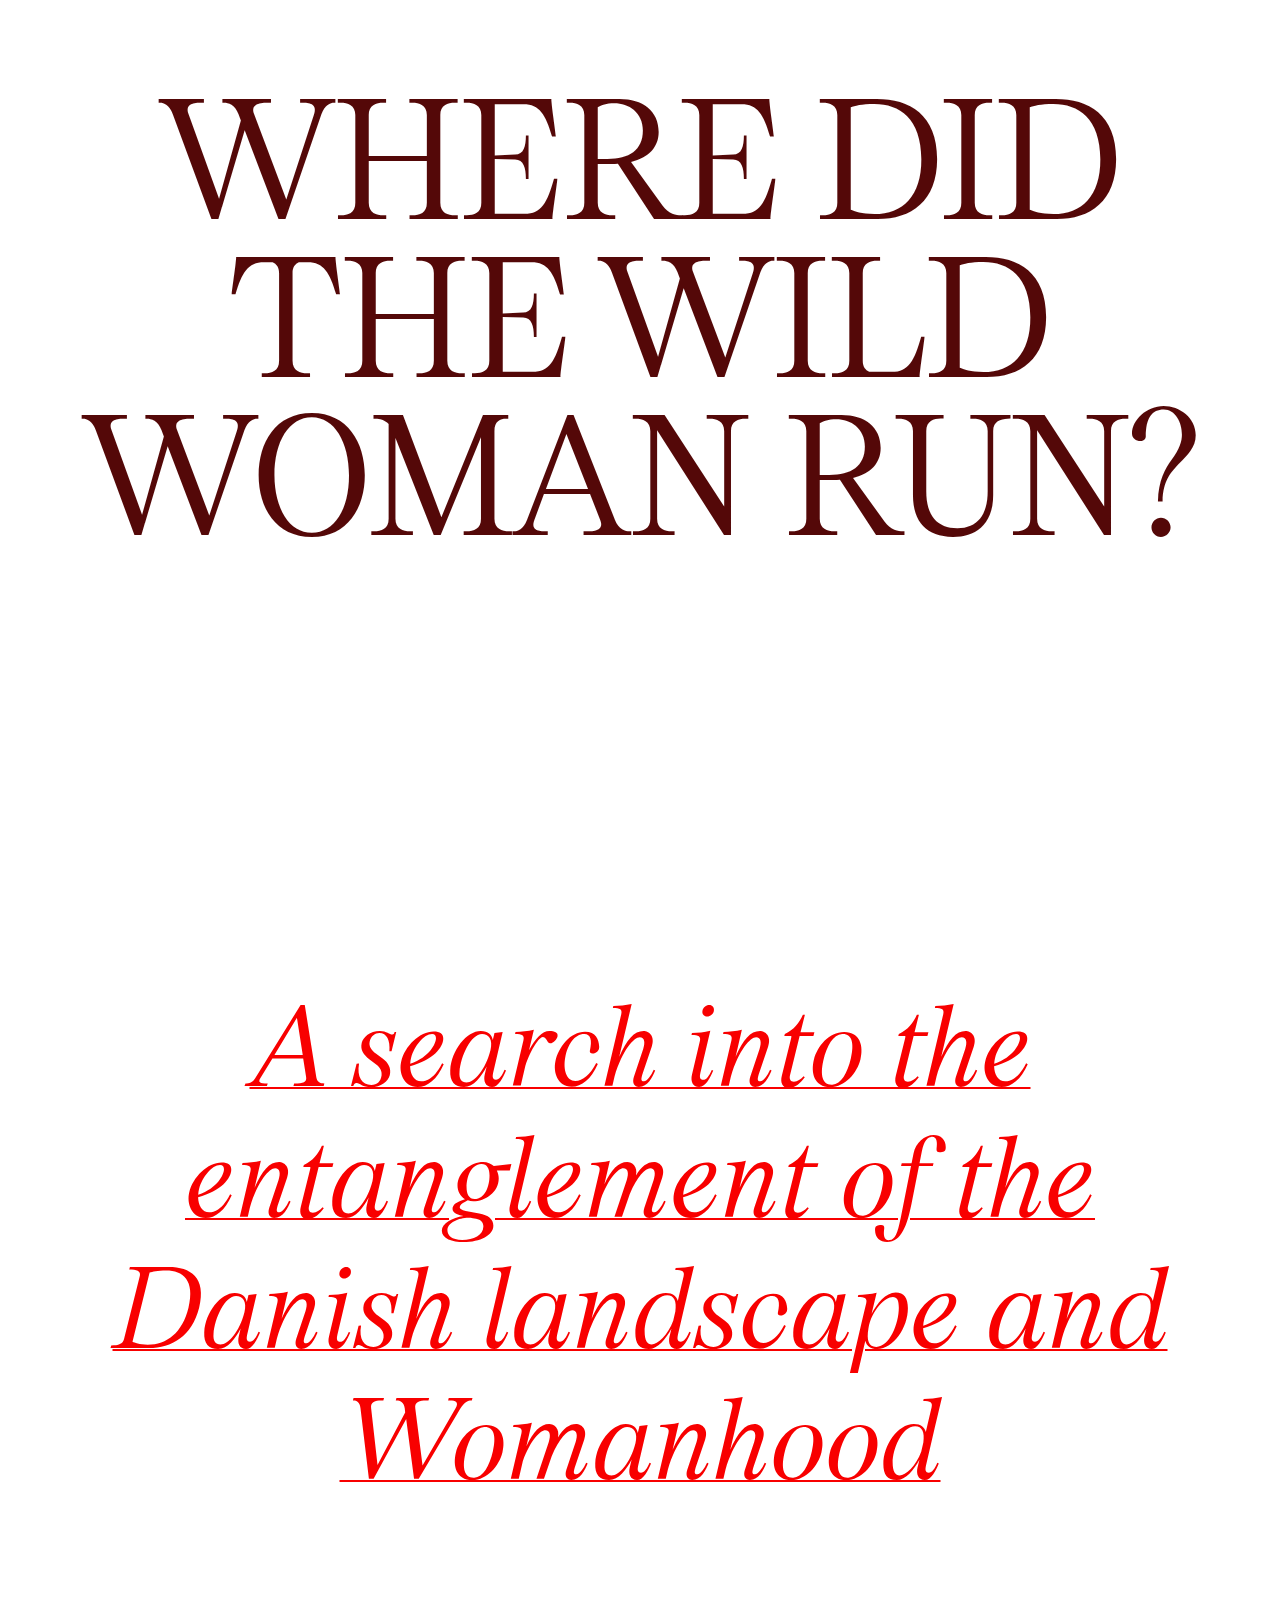
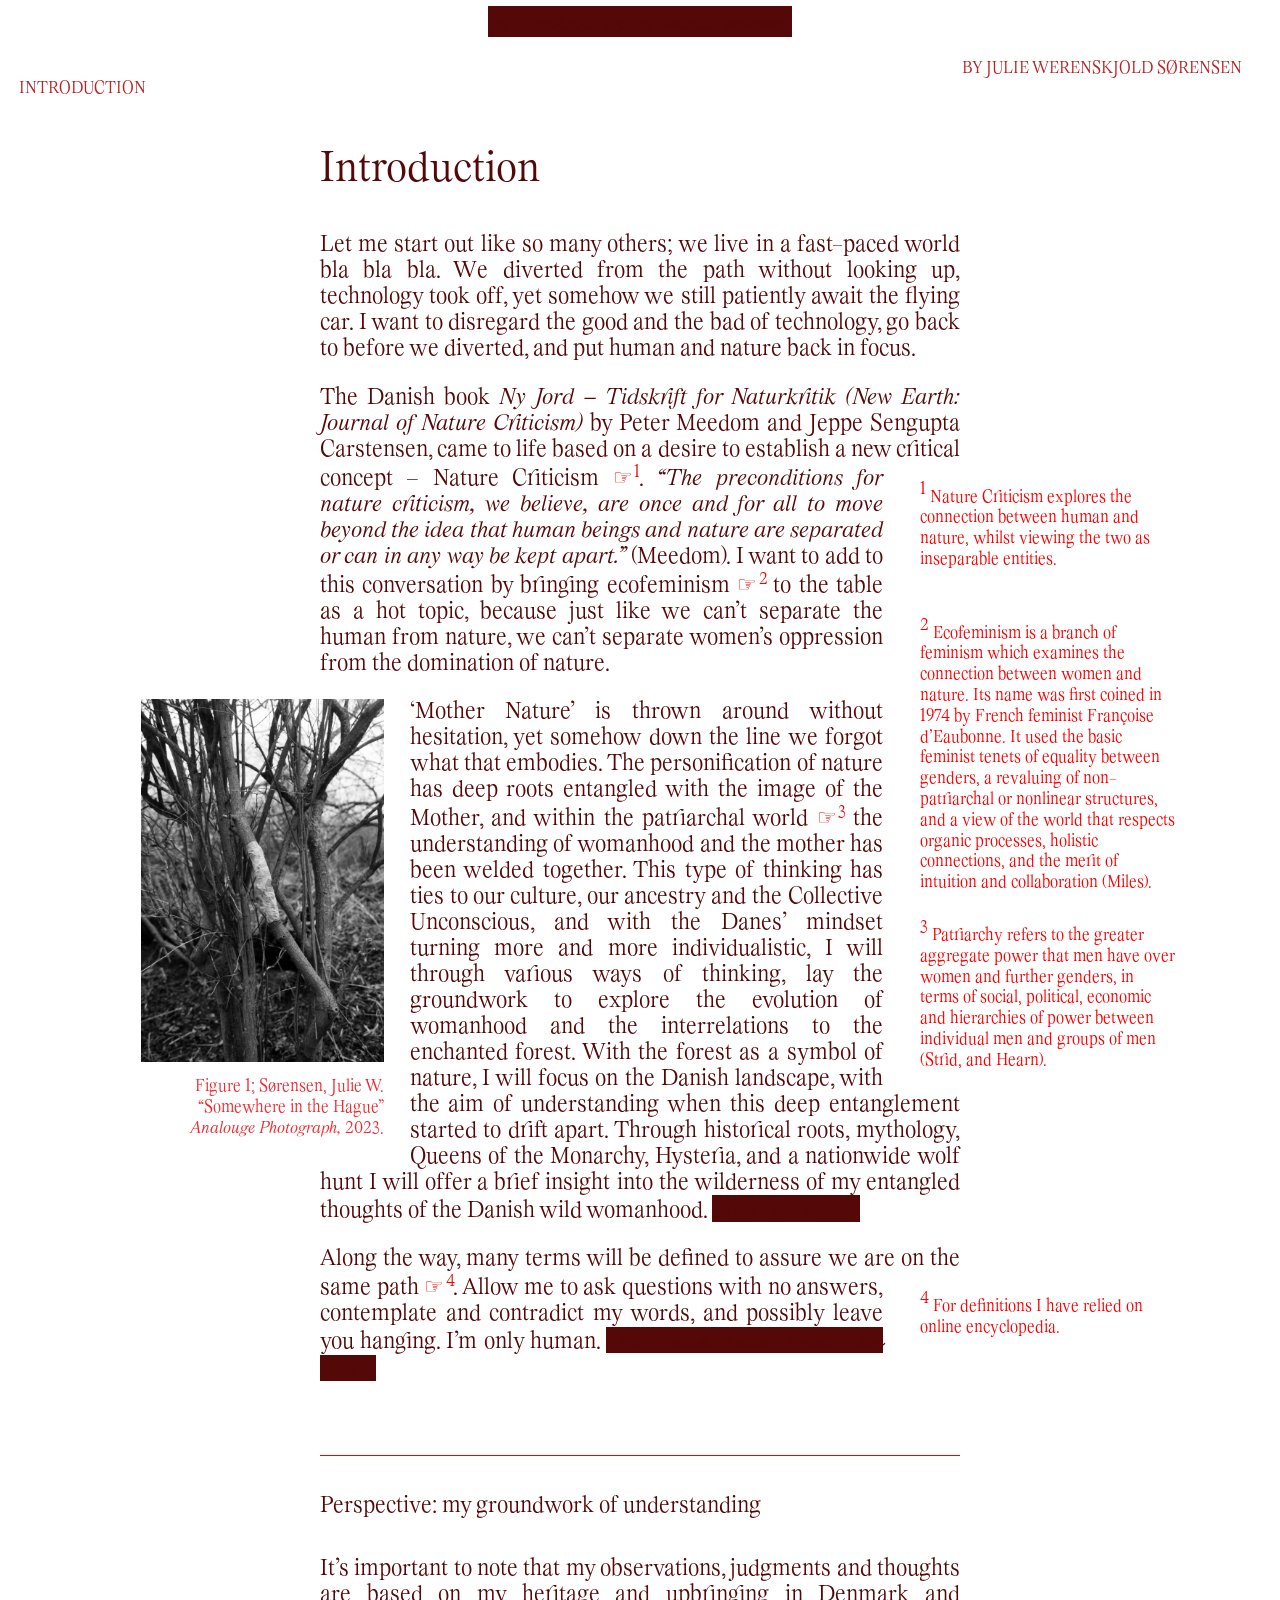
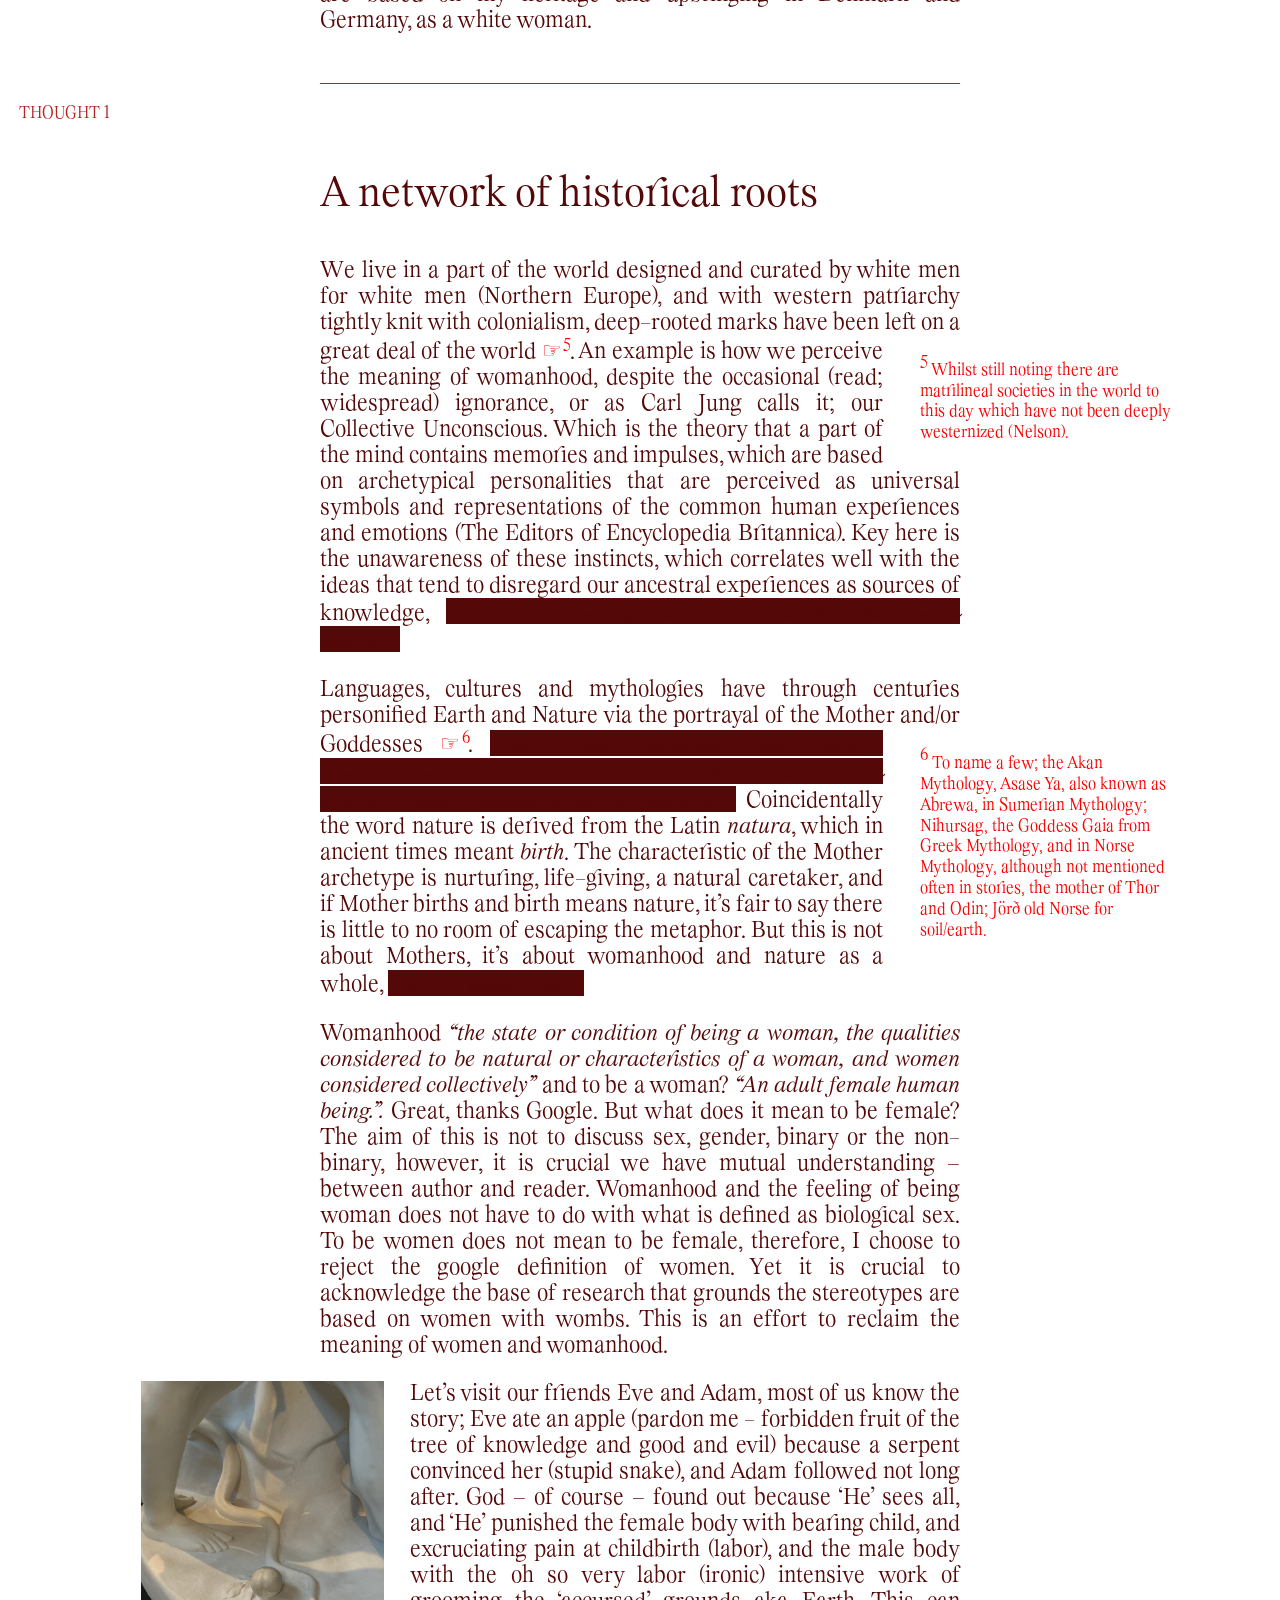
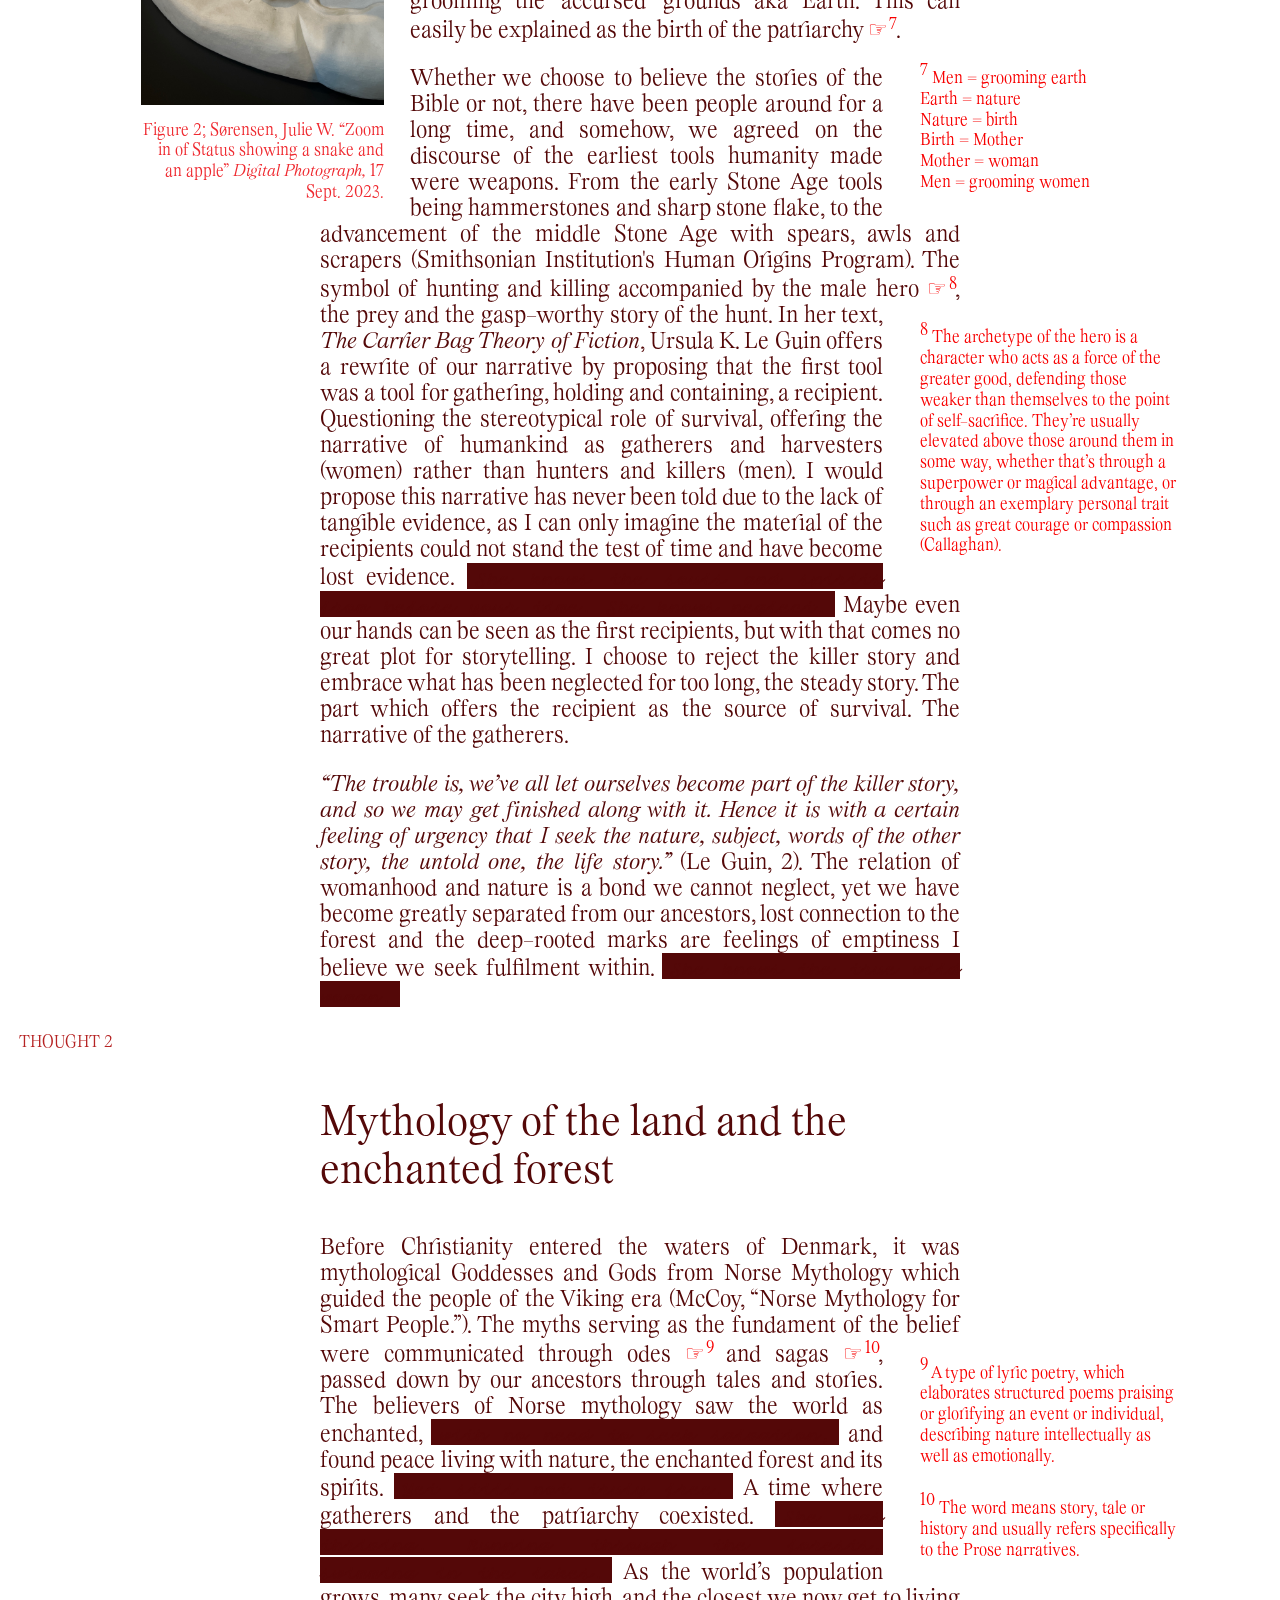
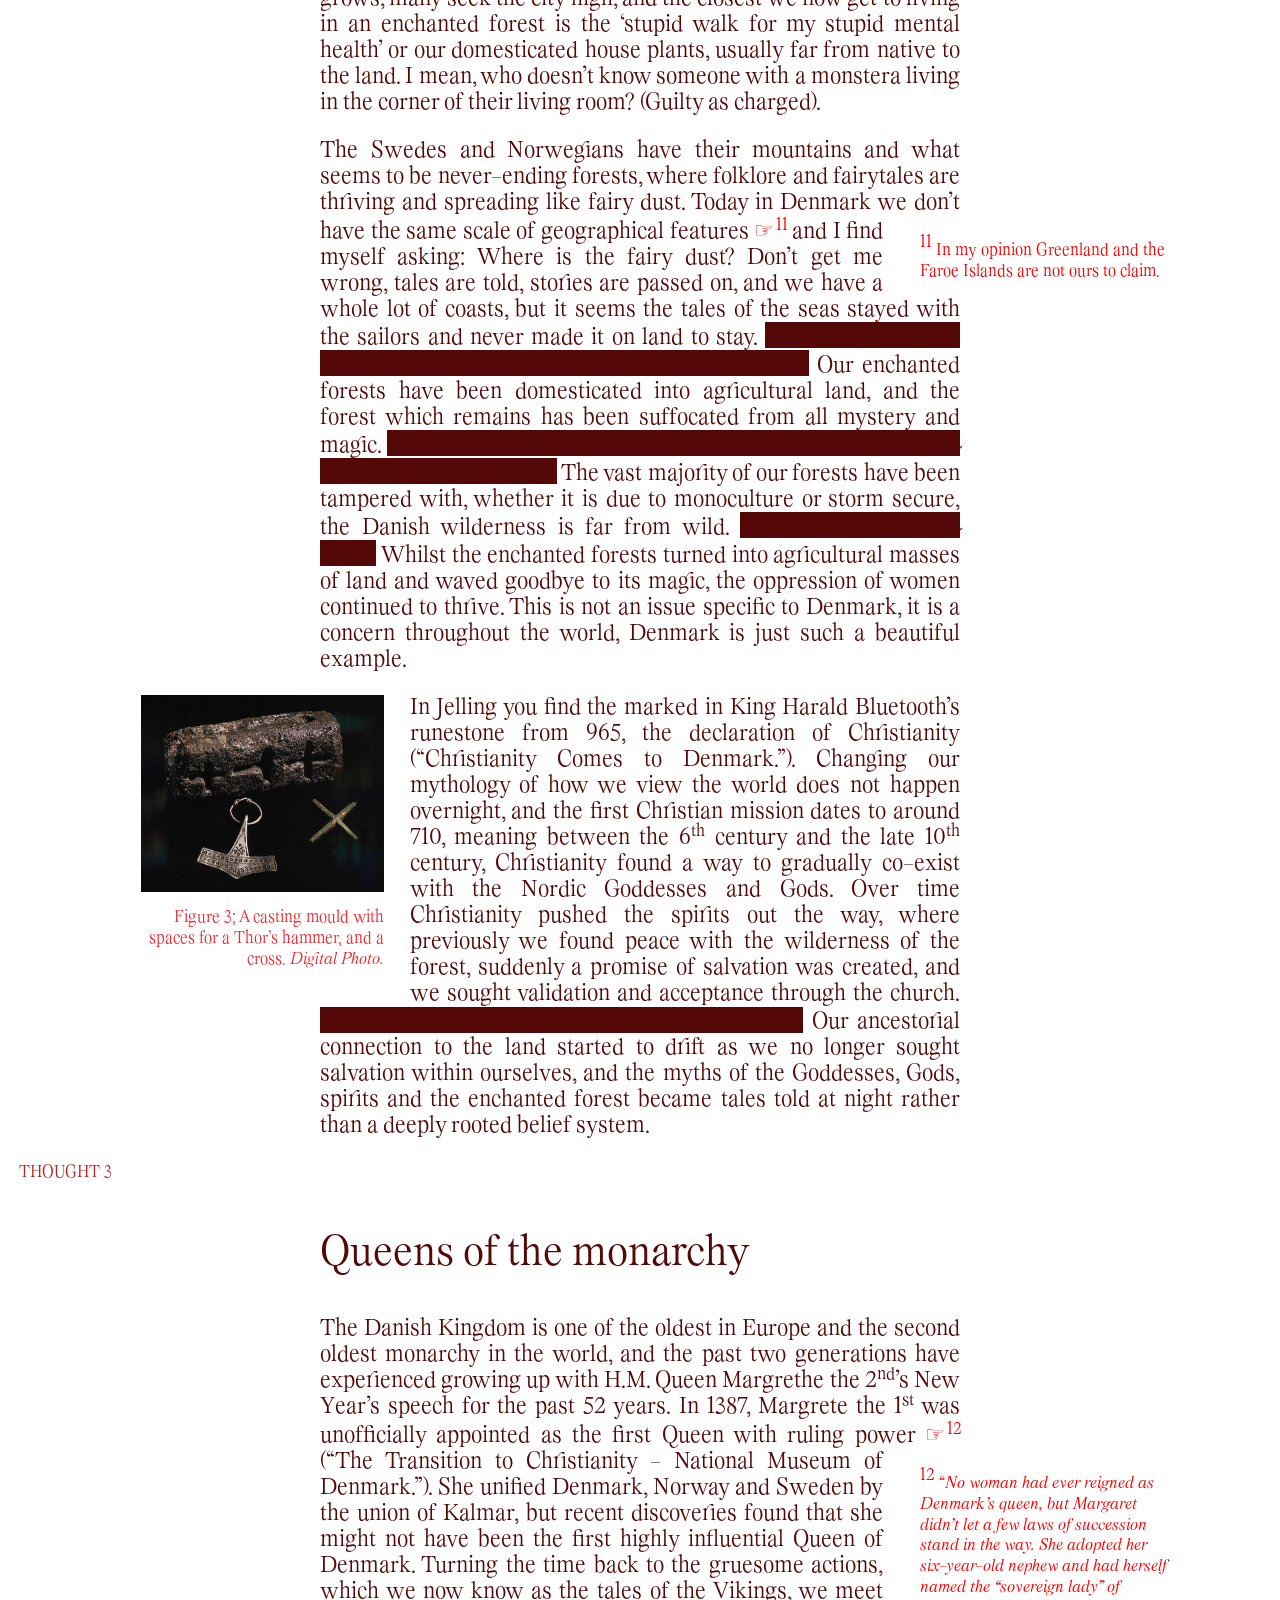
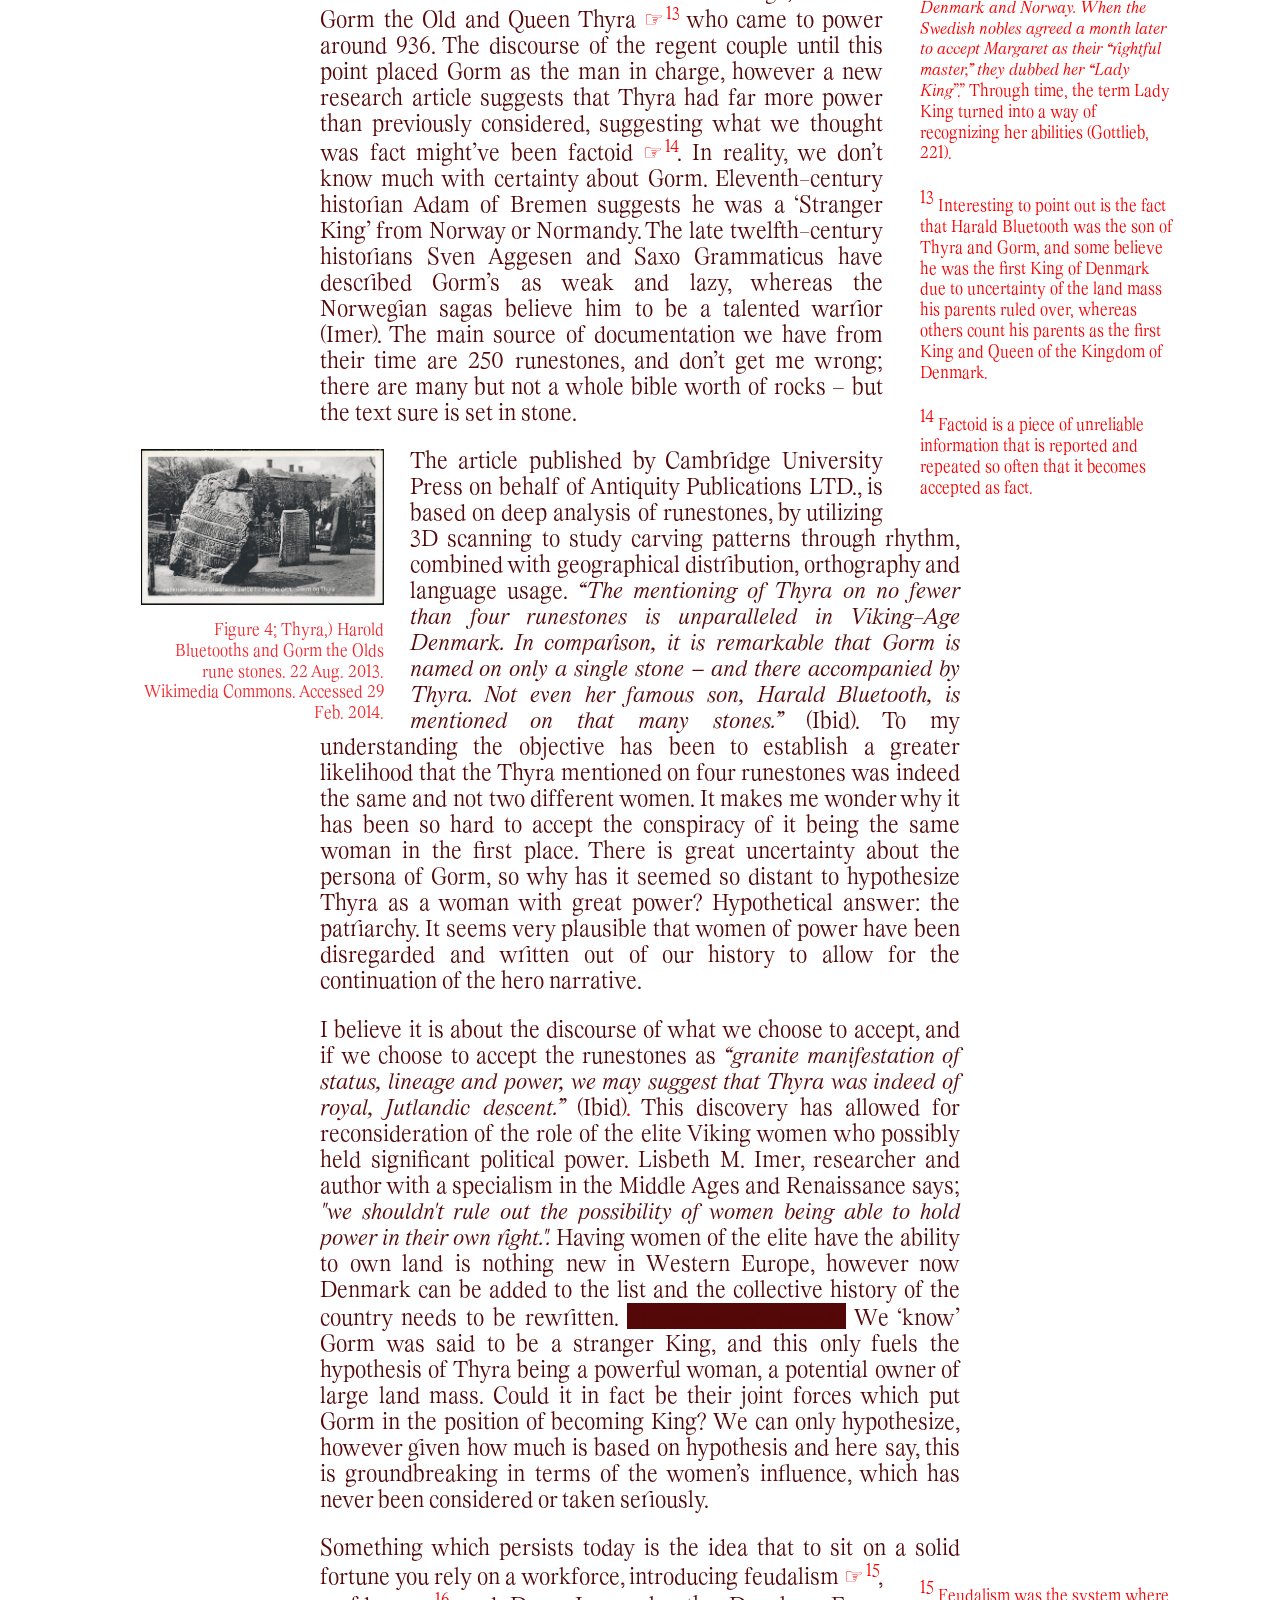
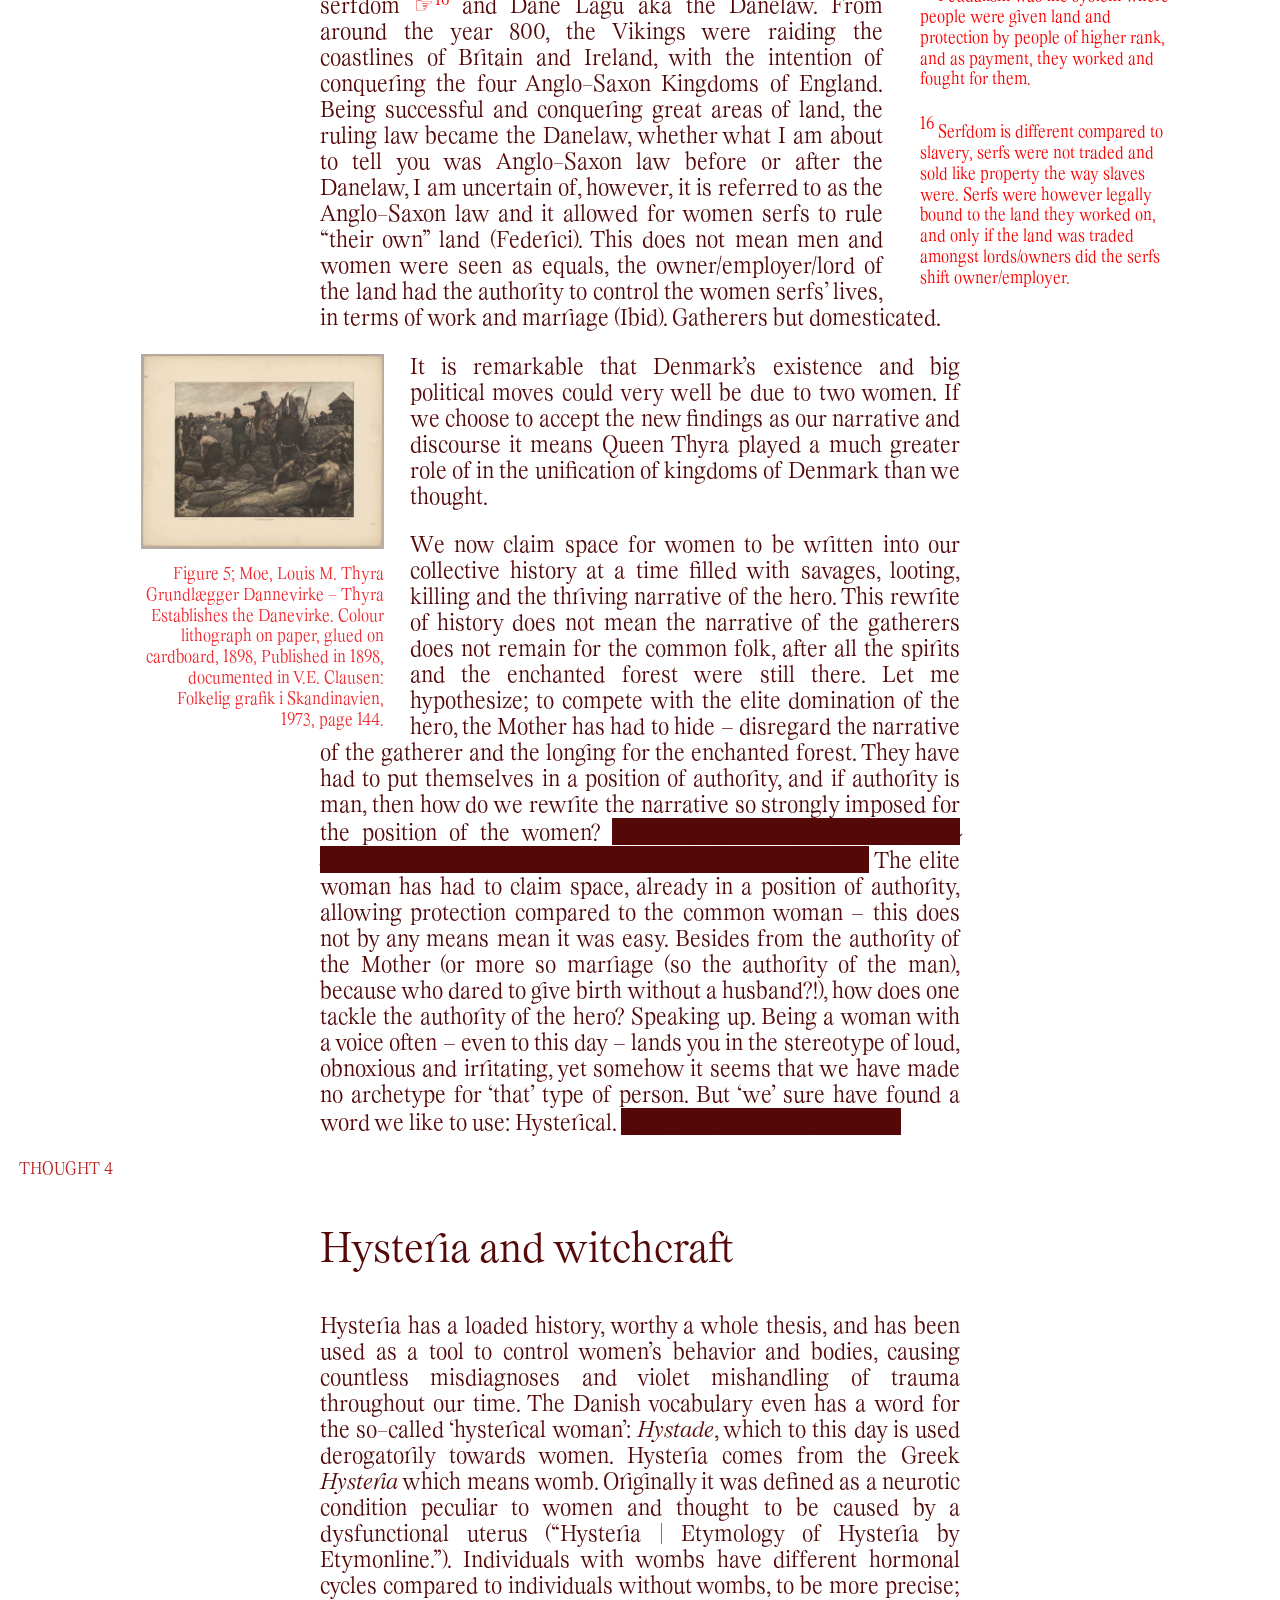
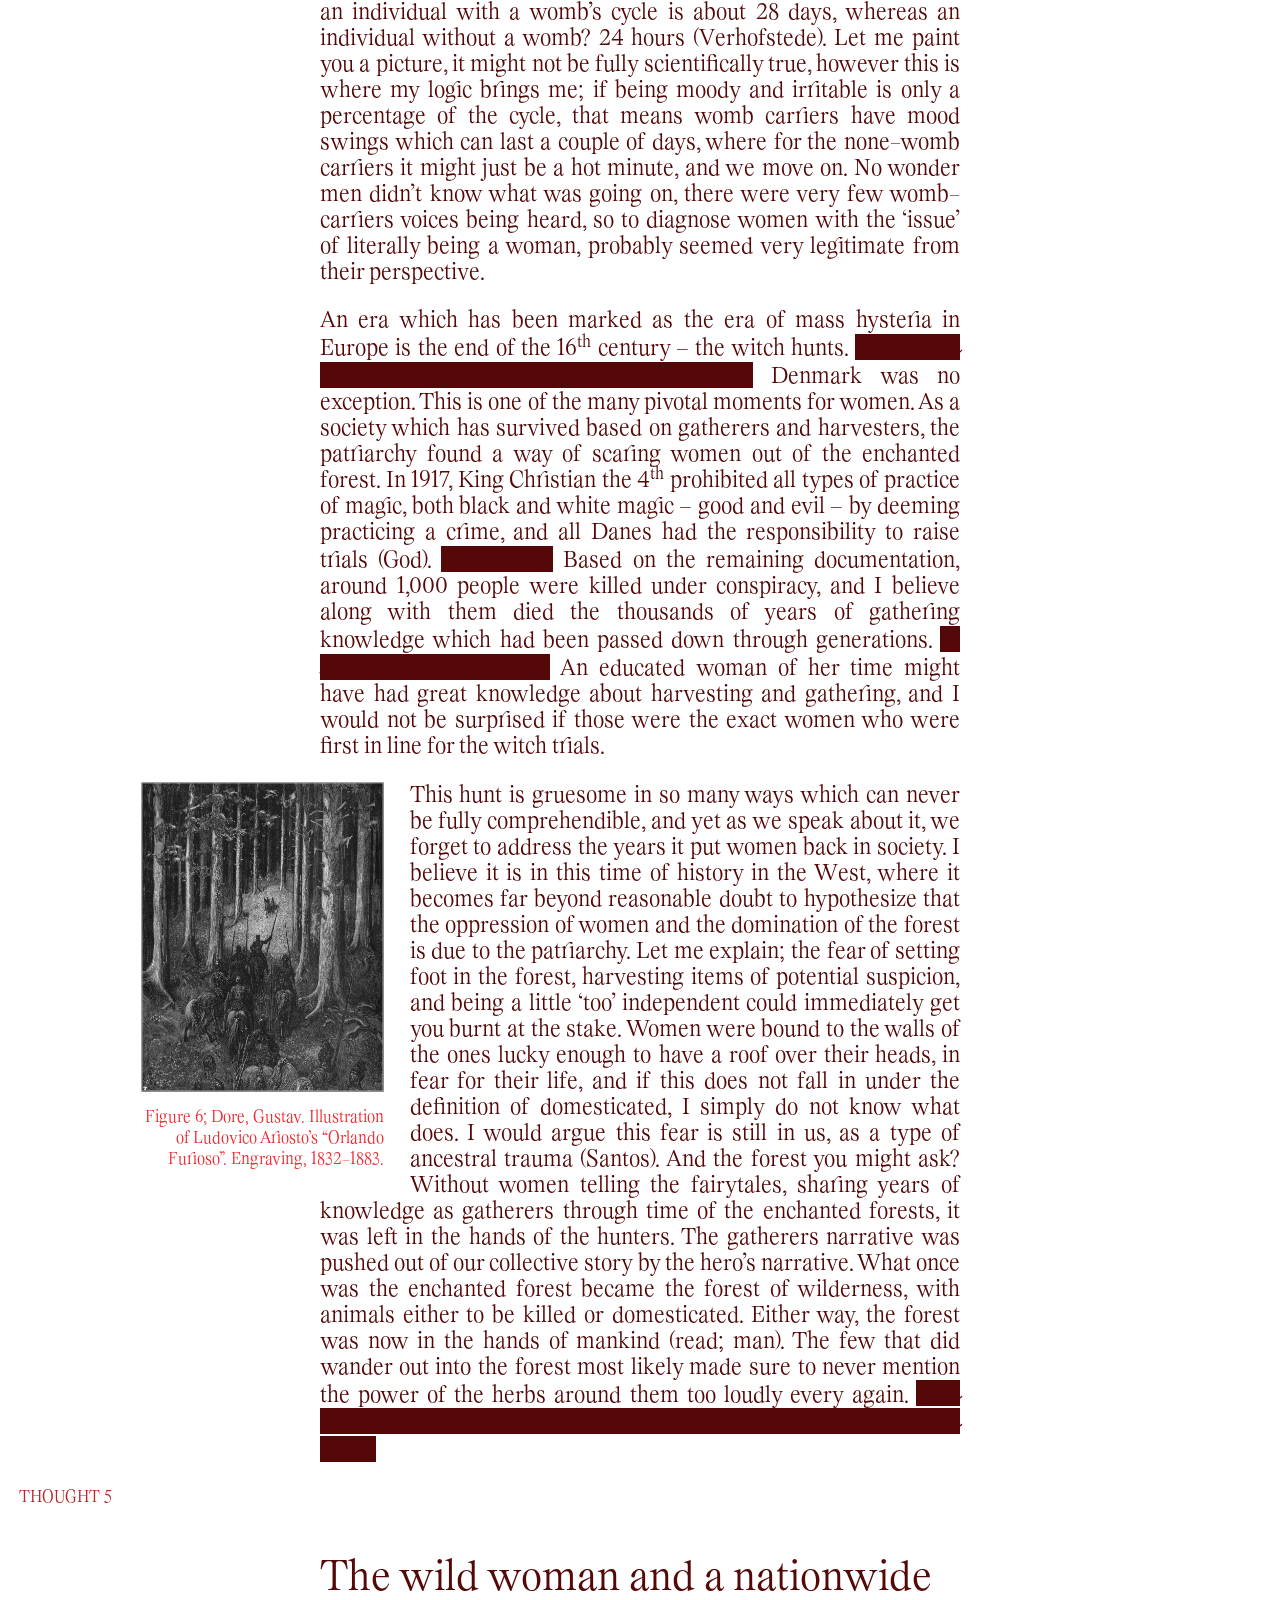
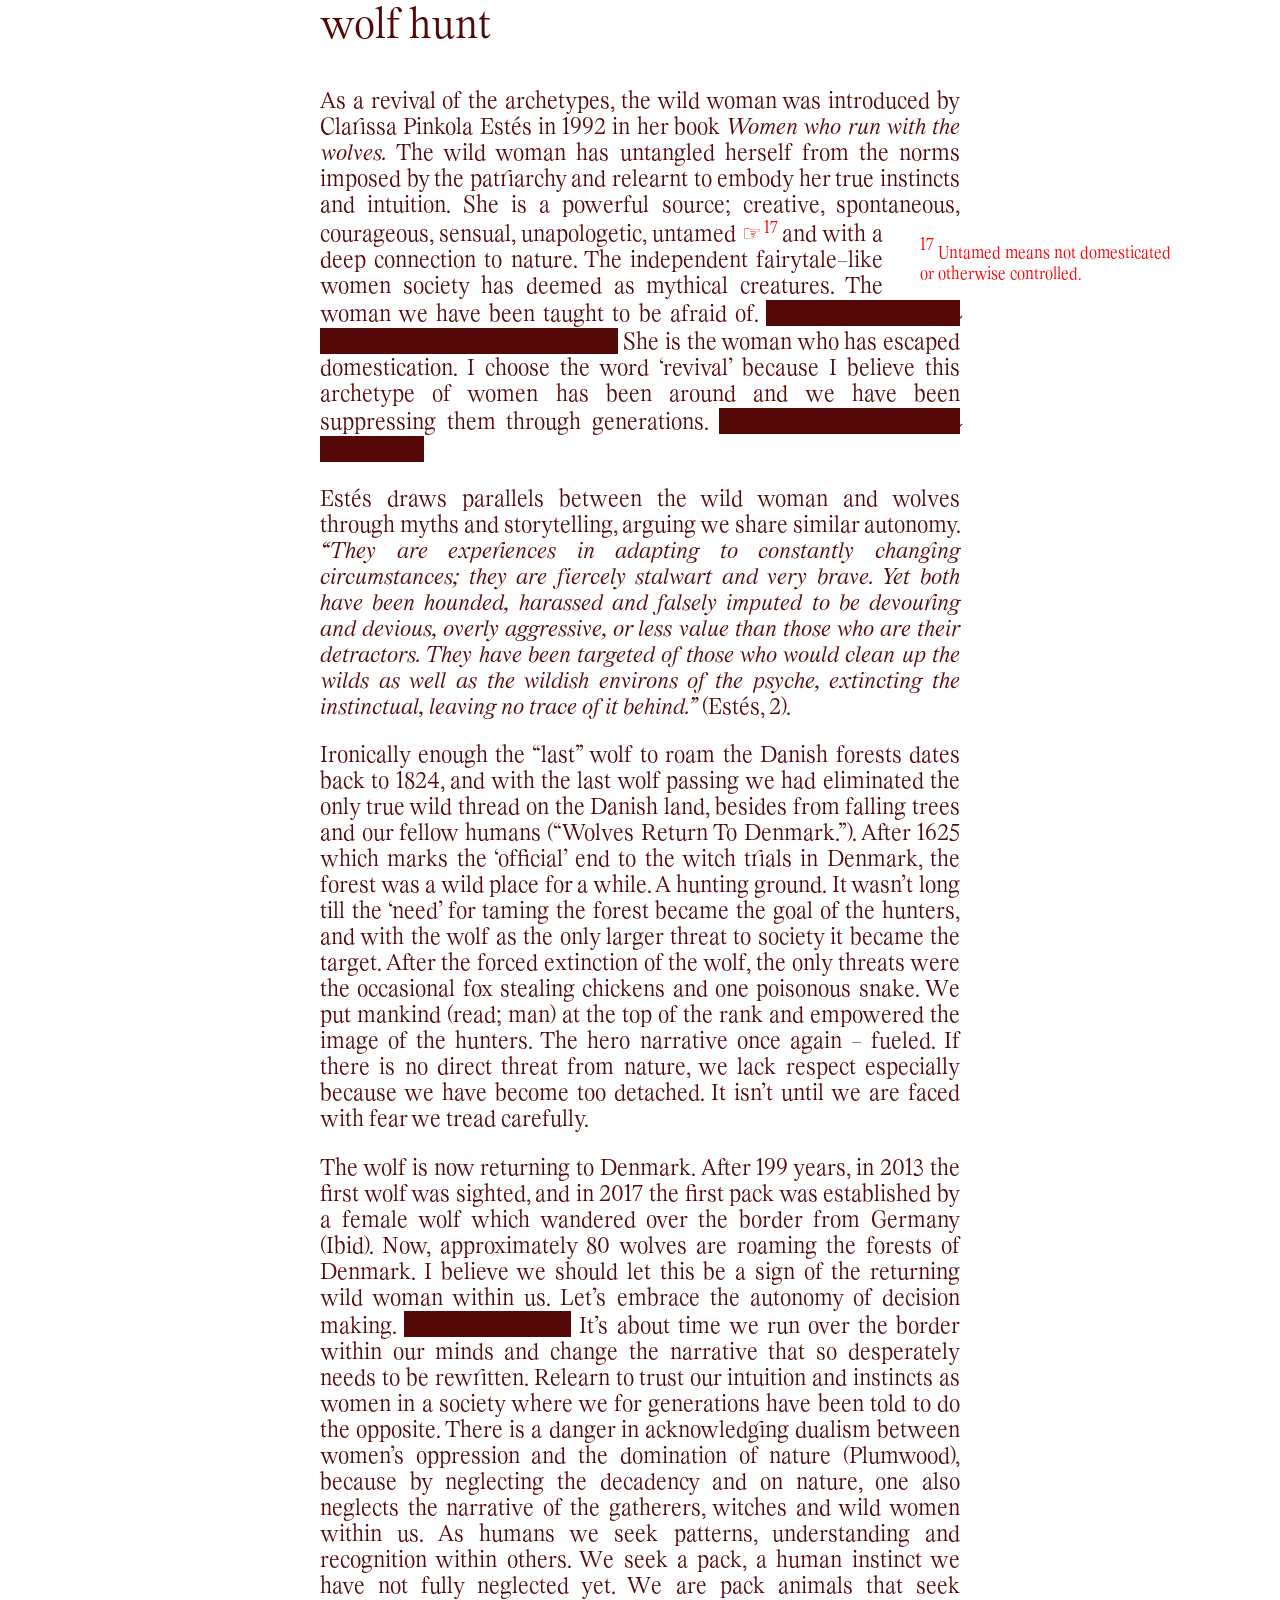
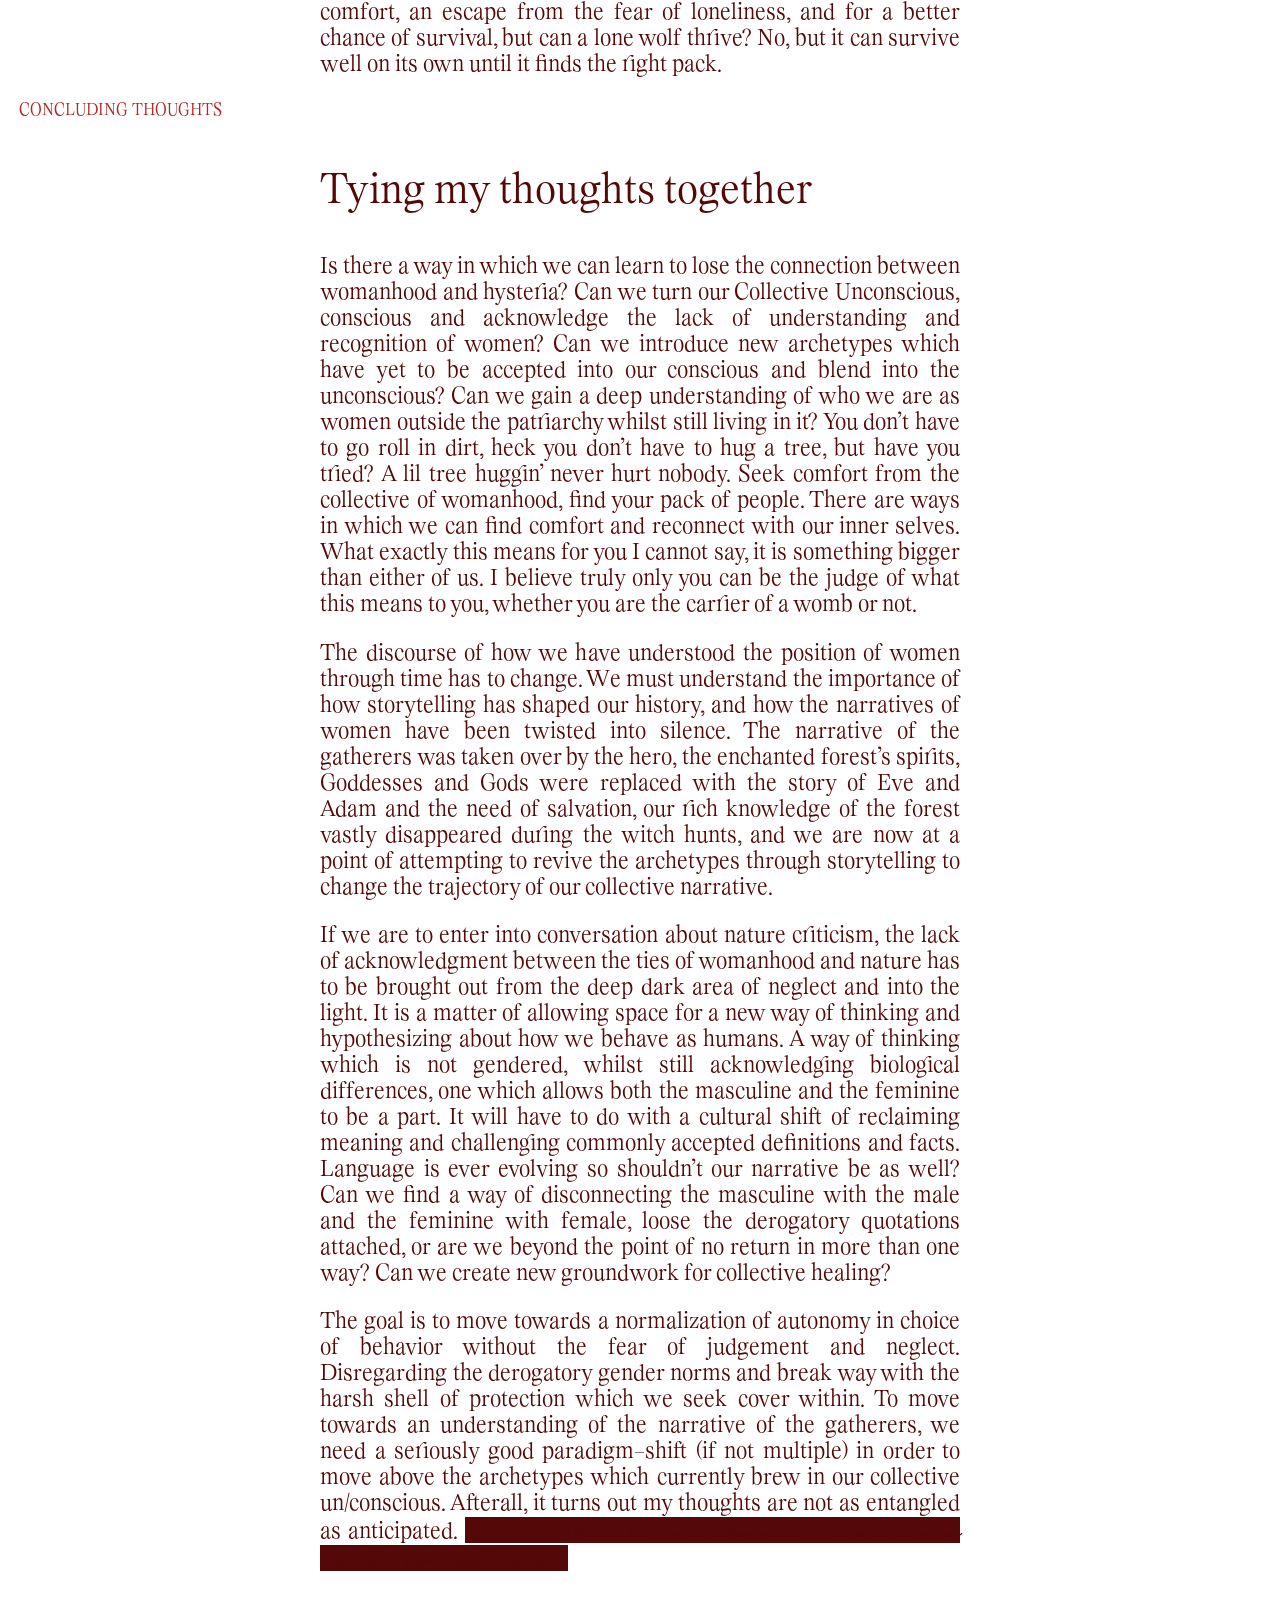
<file: index.html>
<!DOCTYPE html>

<html lang="en">

<head>

	<meta charset="utf-8">
	<meta name="viewport" content="width=device-width,initial-scale=1.0">

	<!-- meta tags, fill them with website meta infos -->
	<meta name="description" content="Description of your web page" />
	<meta name="keywords" content="Keyword 1, Keyword 2, Keyword 3, Keyword 4, Keyword 5 ..." />
	<meta name="author" content="Name of the author/owner of the webpage's content" />

	<!-- copied from the 24_02_05_JWS_THESIS?html file -->
	<meta charset="utf-8" />
	<meta name="generator" content="pandoc" />
	<meta name="viewport" content="width=device-width, initial-scale=1.0, user-scalable=yes" />

	<!-- favicon, fill with a 512x512px .png image named 'favicon.png' -->
	<!-- <link rel="icon" href="assets/images/favicon/favicon.png" /> -->
	<!-- <link rel="icon"
		href="data:image/svg+xml,<svg xmlns=%22http://www.w3.org/2000/svg%22 viewBox=%2210 0 100 100%22><text y=%22.90em%22 font-size=%2290%22>🌱</text></svg>"> -->
	<link rel="apple-touch-icon" sizes="180x180" href="assets/images/favicon/apple-touch-icon.png">
	<link rel="icon" type="image/png" sizes="32x32" href="assets/images/favicon/favicon-32x32.png">
	<link rel="icon" type="image/png" sizes="16x16" href="assets/images/favicon/favicon-16x16.png">
	<link rel="manifest" href="assets/images/favicon/site.webmanifest">

	<!-- website title, visible in the browser window and on link sharing -->
	<title>Where did the wild woman run?</title>

	<!-- links for extensions and dependencies -->

	<!-- css -->
	<!-- first link your CSS dependences, here is normalize, a CSS 'reset' for cross-browser appearence uniformity -->
	<link rel="stylesheet" href="assets/css/normalize.css">
	<!-- you stylesheet -->
	<link rel="stylesheet" href="assets/css/style.css?ver=1.0">
	<!-- the link to tufte.css -->
	<!-- <link rel="stylesheet" href="assets/css/tufte.css" /> -->

	<!-- js -->
	<!-- first link your javascript dependencies, here as an example is Jquery -->
	<script type="text/javascript" src="assets/js/jquery-3.6.0.min.js"></script>
	<!-- your function scripts -->
	<script type="text/javascript" src="assets/js/script.js?ver=1.0"></script>

</head>

<body>

	<!-- webpage content goes here -->
	<section>
		<div class="page-wrapper">

			<header>
				<div class="burger-menu">
					<div class="burger-icon">Index</div>
					<nav class="dropdown">
						<ul>
							<br>
							<li><a href="#chapter-0" class="button"> Introduction </a></li>
							<li><a href="#chapter-1" class="button"> Thought 1 </a></li>
							<li><a href="#chapter-2" class="button"> Thought 2 </a></li>
							<li><a href="#chapter-3" class="button"> Thought 3 </a></li>
							<li><a href="#chapter-4" class="button"> Thought 4 </a></li>
							<li><a href="#chapter-5" class="button"> Thought 5 </a></li>
							<li><a href="#chapter-6" class="button"> Concluding Thoughts </a></li>
							<li><a href="#chapter-7" class="button"> Bibliography </a></li>
						</ul>
					</nav>
				</div>
			</header>

			<div class="main-header">
				<h1>Where did the wild woman run?</h1>
			</div>

			<div class="thesis">

				<h2>A search into the entanglement of the Danish landscape and Womanhood</h2>

				<h4><span>a spirit of a wild woman</span></h4>

				<div id="name"> <a href="https://www.instagram.com/juliewerenskjold/">By Julie Werenskjold Sørensen</a>
				</div>

				<main>

					<div class="chapter-header" id="chp-head-0">
						<a href="#chapter-0">Introduction
							<span class="mobile-only-text">Introduction</span>
						</a>
					</div>

					<h3 class="chapter-head" id="chapter-0"> Introduction</h3>

					<p>Let me start out like so many others; we live in a fast-paced world bla bla bla. We diverted from
						the path without
						looking up, technology took off, yet somehow we still patiently await the flying car. I want to
						disregard the good
						and the bad of technology, go back to before we diverted, and put human and nature back in
						focus.</p>

					<p>The Danish book <em>Ny Jord – Tidskrift for Naturkritik (New Earth: Journal of Nature
							Criticism)</em> by Peter
						Meedom and Jeppe Sengupta Carstensen, came to life based on a desire to establish a new critical
						concept – Nature
						Criticism<span class="sidenote-wrapper"><label for="sn-0" class="margin-toggle sidenote-number">
								&#x261E;</label><input type="checkbox" id="sn-0" class="margin-toggle" /><span
								class="sidenote">Nature Criticism explores the
								connection between human and nature, whilst viewing the two as inseparable entities.
								<br />
							</span></span>. <em>“The preconditions for nature criticism, we believe, are once and for
							all to move beyond the
							idea that human beings and nature are separated or can in any way be kept apart.”</em>
						(Meedom). I want to add to this conversation by bringing
						ecofeminism<span class="sidenote-wrapper"> &#x261E;<label for="sn-1"
								class="margin-toggle sidenote-number"></label><input type="checkbox" id="sn-1"
								class="margin-toggle" /><span class="sidenote">Ecofeminism is a branch of feminism which
								examines the
								connection between women and nature. Its name was first coined in 1974 by French
								feminist Françoise d’Eaubonne.
								It used the basic feminist tenets of equality between genders, a revaluing of
								non-patriarchal or nonlinear
								structures, and a view of the world that respects organic processes, holistic
								connections, and the merit of
								intuition and collaboration (Miles).
								<br />
							</span></span> to the table as a hot topic, because just like we can’t separate the human
						from nature, we can’t
						separate women’s oppression from the domination of nature.</p>

					<span class="caption">
						<img src="assets/images/figure_3.jpg" alt="">
						Figure 1; Sørensen, Julie W. “Somewhere in the Hague” <em>Analouge Photograph,</em> 2023.
					</span>

					<p>‘Mother Nature’ is thrown around without hesitation, yet somehow down the line we forgot what
						that embodies. The
						personification of nature has deep roots entangled with the image of the Mother, and within the
						patriarchal
						world<span class="sidenote-wrapper"><label for="sn-2" class="margin-toggle sidenote-number">
								&#x261E;</label><input type="checkbox" id="sn-2" class="margin-toggle" /><span
								class="sidenote">Patriarchy refers to the greater
								aggregate power that men have over women and further genders, in terms of social,
								political, economic and
								hierarchies of power between individual men and groups of men (Strid, and Hearn).
								<br />
							</span></span> the understanding of womanhood and the mother has been welded together. This
						type of thinking has
						ties to our culture, our ancestry and the Collective Unconscious, and with the Danes’ mindset
						turning more and more
						individualistic, I will through various ways of thinking, lay the groundwork to explore the
						evolution of womanhood
						and the interrelations to the enchanted forest. With the forest as a symbol of nature, I will
						focus on the Danish
						landscape, with the aim of understanding when this deep entanglement started to drift apart.
						Through historical
						roots, mythology, Queens of the Monarchy, Hysteria, and a nationwide wolf hunt I will offer a
						brief insight into the
						wilderness of my entangled thoughts of the Danish wild womanhood. <span class="spirit">Who is she?</span></p>

					<p>Along the way, many terms will be defined to assure we are on the same path<span
							class="sidenote-wrapper"><label for="sn-3" class="margin-toggle sidenote-number">
								&#x261E;</label><input type="checkbox" id="sn-3" class="margin-toggle" /><span
								class="sidenote">For definitions I have relied on online
								encyclopedia.
								<br />
							</span></span>. Allow me to ask questions with no answers, contemplate and contradict my
						words, and possibly leave
						you hanging. I’m only human. <span class="spirit">Let your soul lead the way.</span></p>

					<p><strong><br />
						</strong></p>

					<hr class="lines">
					<h5 id="perspective-my-groundwork-of-understanding">Perspective: my groundwork of understanding
						</h3>

						<p>It’s important to note that my observations, judgments and thoughts are based on my heritage
							and upbringing in
							Denmark and Germany, as a white woman.<br>
							<br>
						</p>
						<hr class="lines">




						<div class="chapter-header" id="chp-head-1">
							<a href="#chapter-1">Thought 1</a>
						</div>
						<h3 class="chapter-head" id="chapter-1">A network of historical roots
							<!-- <span class="mobile-only-text">Thought 1: A network of historical roots</span> -->
						</h3>

						<p>We live in a part of the world designed and curated by white men for white men (Northern
							Europe), and with western
							patriarchy tightly knit with colonialism, deep-rooted marks have been left on a great deal
							of the world<span class="sidenote-wrapper"><label for="sn-4"
									class="margin-toggle sidenote-number"> &#x261E;</label><input type="checkbox"
									id="sn-4" class="margin-toggle" /><span class="sidenote">Whilst still noting there
									are
									matrilineal societies in
									the world to this day which have not been deeply westernized (Nelson).
									<br />
								</span></span>. An example is how we perceive the meaning of womanhood, despite the
							occasional (read; widespread)
							ignorance, or as Carl Jung calls it; our Collective Unconscious. Which is the theory that a
							part of the mind
							contains memories and impulses, which are based on archetypical personalities that are
							perceived as universal
							symbols and representations of the common human experiences and emotions (The Editors of
							Encyclopedia Britannica).
							Key here is the unawareness of these instincts, which correlates well with the ideas that
							tend to disregard our
							ancestral experiences as sources of knowledge, <span class="spirit">a sense of guidance
								through the wild world.</span></p>

						<p>Languages, cultures and mythologies have through centuries personified Earth and Nature via
							the portrayal of the
							Mother and/or Goddesses<span class="sidenote-wrapper"><label for="sn-5"
									class="margin-toggle sidenote-number"> &#x261E;</label><input type="checkbox"
									id="sn-5" class="margin-toggle" /><span class="sidenote">To name a few; the Akan
									Mythology,
									Asase Ya, also known as Abrewa, in Sumerian Mythology;
									Nihursag, the Goddess Gaia from Greek Mythology, and in Norse Mythology, although
									not mentioned often in
									stories, the mother of Thor and Odin; Jörð old Norse for soil/earth.
									<br />
								</span></span>. <span class="spirit">She flows through the trees, dances in the air,
								nurtures the ground and kisses your cheek with a
								breeze.</span> Coincidentally the word nature is derived from the Latin <em>natura</em>,
							which in ancient times meant
							<em>birth</em>. The characteristic of the Mother archetype is nurturing, life-giving, a
							natural caretaker, and if
							Mother births and birth means nature, it’s fair to say there is little to no room of
							escaping the metaphor. But this
							is not about Mothers, it’s about womanhood and nature as a whole, <span class="spirit">it is
								about us.</span>
						</p>

						<p>Womanhood <em>“the state or condition of being a woman, the qualities considered to be
								natural or characteristics
								of a woman, and women considered collectively”</em> and to be a woman? <em>“An adult
								female human being.”.</em>
							Great, thanks Google. But what does it mean to be female? The aim of this is not to discuss
							sex, gender, binary or
							the non-binary, however, it is crucial we have mutual understanding – between author and
							reader. Womanhood and the
							feeling of being woman does not have to do with what is defined as biological sex. To be
							women does not mean to be
							female, therefore, I choose to reject the google definition of women. Yet it is crucial to
							acknowledge the base of
							research that grounds the stereotypes are based on women with wombs. This is an effort to
							reclaim the meaning of
							women and womanhood.</p>


						<span class="caption">
							<img src="assets/images/figure_6.jpg" alt="">
							Figure 2; Sørensen, Julie W. “Zoom in of Status showing a snake and an apple” <em>Digital
								Photograph,</em> 17 Sept. 2023.
						</span>

						<p>Let’s visit our friends Eve and Adam, most of us know the story; Eve ate an apple (pardon me
							- forbidden fruit of
							the tree of knowledge and good and evil) because a serpent convinced her (stupid snake), and
							Adam followed not long
							after. God – of course – found out because ‘He’ sees all, and ‘He’ punished the female body
							with bearing child, and
							excruciating pain at childbirth (labor), and the male body with the oh so very labor
							(ironic) intensive work of
							grooming the ‘accursed’ grounds aka Earth. This can easily be explained as the birth of the
							patriarchy<span class="sidenote-wrapper"><label for="sn-6"
									class="margin-toggle sidenote-number"> &#x261E;</label><input type="checkbox"
									id="sn-6" class="margin-toggle" /><span class="sidenote">Men = grooming earth<br />
									Earth = nature<br />
									Nature = birth<br />
									Birth = Mother<br />
									Mother = woman<br />
									Men = grooming women
								</span></span>.</p>

						<p>Whether we choose to believe the stories of the Bible or not, there have been people around
							for a long time, and
							somehow, we agreed on the discourse of the earliest tools humanity made were weapons. From
							the early Stone Age tools
							being hammerstones and sharp stone flake, to the advancement of the middle Stone Age with
							spears, awls and scrapers
							(Smithsonian Institution's Human Origins Program). The symbol of hunting and killing
							accompanied by the male
							hero<span class="sidenote-wrapper"><label for="sn-7" class="margin-toggle sidenote-number">
									&#x261E;</label><input type="checkbox" id="sn-7" class="margin-toggle" /><span
									class="sidenote">The archetype of the hero is a
									character who acts as a force of the greater good, defending those weaker than
									themselves to the point of
									self-sacrifice. They’re usually elevated above those around them in some way,
									whether that’s through a
									superpower or magical advantage, or through an exemplary personal trait such as
									great courage or compassion
									(Callaghan).
									<br />
								</span></span>, the prey and the gasp-worthy story of the hunt. In her text, <em>The
								Carrier Bag Theory of
								Fiction</em>, Ursula K. Le Guin offers a rewrite of our narrative by proposing that the
							first tool was a tool for
							gathering, holding and containing, a recipient. Questioning the stereotypical role of
							survival, offering the
							narrative of humankind as gatherers and harvesters (women) rather than hunters and killers
							(men). I would propose
							this narrative has never been told due to the lack of tangible evidence, as I can only
							imagine the material of the
							recipients could not stand the test of time and have become lost evidence. <span
								class="spirit">She knows the souls and spirits from
								before your time. She knows neglect.</span> Maybe even our hands can be seen as the
							first recipients, but with that comes
							no great plot for storytelling. I choose to reject the killer story and embrace what has
							been neglected for too
							long, the steady story. The part which offers the recipient as the source of survival. The
							narrative of the
							gatherers.</p>

						<p><em>“The trouble is, we’ve all let ourselves become part of the killer story, and so we may
								get finished along with
								it. Hence it is with a certain feeling of urgency that I seek the nature, subject, words
								of the other story, the
								untold one, the life story.”</em> (Le Guin, 2). The relation of womanhood and nature is
							a bond we cannot neglect,
							yet we have become greatly separated from our ancestors, lost connection to the forest and
							the deep-rooted marks are
							feelings of emptiness I believe we seek fulfilment within. <span class="spirit">She knows
								the true wild woman.</span></p>



						<div class="chapter-header" id="chp-head-2">
							<a href="#chapter-2">Thought 2</a>
						</div>
						<h3 class="chapter-head" id="chapter-2">Mythology of the land and the enchanted
							forest
							<!-- <span class="mobile-only-text">Thought 2: Mythology of the land and the enchanted forest</span> -->
						</h3>

						<p>Before Christianity entered the waters of Denmark, it was mythological Goddesses and Gods
							from Norse Mythology
							which guided the people of the Viking era (McCoy, “Norse Mythology for Smart People.”). The
							myths serving as the
							fundament of the belief were communicated through odes<span class="sidenote-wrapper"><label
									for="sn-8" class="margin-toggle sidenote-number"> &#x261E;</label><input
									type="checkbox" id="sn-8" class="margin-toggle" /><span class="sidenote">A type of
									lyric poetry,
									which elaborates structured poems praising or glorifying an event or
									individual, describing nature intellectually as well as emotionally.
									<br />
								</span></span> and sagas<span class="sidenote-wrapper"><label for="sn-9"
									class="margin-toggle sidenote-number"> &#x261E;</label><input type="checkbox"
									id="sn-9" class="margin-toggle" /><span class="sidenote">The word means story, tale
									or history
									and usually refers specifically to the Prose
									narratives.
									<br />
								</span></span>, passed down by our ancestors through tales and stories. The believers of
							Norse mythology saw the
							world as enchanted, <span class="spirit">with no need to seek salvation,</span> and found
							peace living with nature, the enchanted forest and its
							spirits. <span class="spirit">Yet still not truly free.</span> A time where gatherers and
							the patriarchy coexisted. <span class="spirit">She was thriving. Running
								through the forests, swimming in the lakes.</span> As the world’s population grows, many
							seek the city high, and the
							closest we now get to living in an enchanted forest is the ‘stupid walk for my stupid mental
							health’ or our
							domesticated house plants, usually far from native to the land. I mean, who doesn’t know
							someone with a monstera
							living in the corner of their living room? (Guilty as charged).</p>

						<p>The Swedes and Norwegians have their mountains and what seems to be never-ending forests,
							where folklore and
							fairytales are thriving and spreading like fairy dust. Today in Denmark we don’t have the
							same scale of geographical
							features<span class="sidenote-wrapper"><label for="sn-10"
									class="margin-toggle sidenote-number"> &#x261E;</label><input type="checkbox"
									id="sn-10" class="margin-toggle" /><span class="sidenote">In my opinion Greenland
									and the Faroe
									Islands are not ours to claim.
									<br />
								</span></span> and I find myself asking: Where is the fairy dust? Don’t get me wrong,
							tales are told, stories are
							passed on, and we have a whole lot of coasts, but it seems the tales of the seas stayed with
							the sailors and never
							made it on land to stay. <span class="spirit">She is with us. Might seem long gone but she
								is there.</span> Our enchanted forests have been
							domesticated into agricultural land, and the forest which remains has been suffocated from
							all mystery and magic.
							<span class="spirit">Brewing by the shores, deep in the soil by the roots of the
								trees.</span> The vast majority of our forests have been
							tampered with, whether it is due to monoculture or storm secure, the Danish wilderness is
							far from wild. <span class="spirit">No place
								left to run.</span> Whilst the enchanted forests turned into agricultural masses of land
							and waved goodbye to its magic,
							the oppression of women continued to thrive. This is not an issue specific to Denmark, it is
							a concern throughout
							the world, Denmark is just such a beautiful example.
						</p>

						<span class="caption">
							<a
								href="https://en.natmus.dk/historical-knowledge/denmark/prehistoric-period-until-1050-ad/the-viking-age/religion-magic-death-and-rituals/christianity-comes-to-denmark/">
								<img src="assets/images/figure_7.jpg" alt="">
							</a>
							Figure 3; A casting mould with spaces for a Thor’s hammer, and a cross. <em>Digital
								Photo.</em>
							<br>
							<br>
							</a>
						</span>

						<p>In Jelling you find the marked in King Harald Bluetooth’s runestone from 965, the declaration
							of Christianity
							(“Christianity Comes to Denmark.”). Changing our mythology of how we view the world does not
							happen overnight, and
							the first Christian mission dates to around 710, meaning between the 6<sup>th</sup> century
							and the late
							10<sup>th</sup> century, Christianity found a way to gradually co-exist with the Nordic
							Goddesses and Gods. Over
							time Christianity pushed the spirits out the way, where previously we found peace with the
							wilderness of the forest,
							suddenly a promise of salvation was created, and we sought validation and acceptance through
							the church. <span class="spirit">What
								remained of her was left behind.</span> Our ancestorial connection to the land started
							to drift as we no longer sought
							salvation within ourselves, and the myths of the Goddesses, Gods, spirits and the enchanted
							forest became tales told
							at night rather than a deeply rooted belief system.</p>

						<div class="chapter-header" id="chp-head-3">
							<a href="#chapter-3">Thought 3</a>
						</div>
						<h3 class="chapter-head" id="chapter-3">Queens of the monarchy
							<span class="mobile-only-text">Thought 3: Queens of the monarchy</span>
						</h3>

						<p>The Danish Kingdom is one of the oldest in Europe and the second oldest monarchy in the
							world, and the past two
							generations have experienced growing up with H.M. Queen Margrethe the 2<sup>nd</sup>’s New
							Year’s speech for the
							past 52 years. In 1387, Margrete the 1<sup>st</sup> was unofficially appointed as the first
							Queen with ruling
							power<span class="sidenote-wrapper"><label for="sn-11"
									class="margin-toggle sidenote-number"> &#x261E;</label><input type="checkbox"
									id="sn-11" class="margin-toggle" /><span class="sidenote">“<em>No woman had ever
										reigned as
										Denmark’s queen, but Margaret didn’t let a few laws of succession stand in the
										way. She adopted her
										six-year-old nephew and had herself named the “sovereign lady” of Denmark and
										Norway. When the Swedish nobles
										agreed a month later to accept Margaret as their “rightful master,” they dubbed
										her “Lady King</em>”.” Through
									time, the term Lady King turned into a way of recognizing her abilities (Gottlieb,
									221).
									<br />
								</span></span> (“The Transition to Christianity - National Museum of Denmark.”). She
							unified Denmark, Norway and
							Sweden by the union of Kalmar, but recent discoveries found that she might not have been the
							first highly
							influential Queen of Denmark. Turning the time back to the gruesome actions, which we now
							know as the tales of the
							Vikings, we meet Gorm the Old and Queen Thyra<span class="sidenote-wrapper"><label
									for="sn-12" class="margin-toggle sidenote-number"> &#x261E;</label><input
									type="checkbox" id="sn-12" class="margin-toggle" /><span
									class="sidenote">Interesting to point out
									is the fact that Harald Bluetooth was the son of Thyra and Gorm, and
									some believe he was the first King of Denmark due to uncertainty of the land mass
									his parents ruled over,
									whereas others count his parents as the first King and Queen of the Kingdom of
									Denmark.
									<br />
								</span></span> who came to power around 936. The discourse of the regent couple until
							this point placed Gorm as
							the man in charge, however a new research article suggests that Thyra had far more power
							than previously considered,
							suggesting what we thought was fact might’ve been factoid<span
								class="sidenote-wrapper"><label for="sn-13" class="margin-toggle sidenote-number">
									&#x261E;</label><input type="checkbox" id="sn-13" class="margin-toggle" /><span
									class="sidenote">Factoid is a piece of unreliable
									information that is reported and repeated so often that it
									becomes accepted as fact.
									<br />
								</span></span>. In reality, we don’t know much with certainty about Gorm.
							Eleventh-century historian Adam of
							Bremen suggests he was a ‘Stranger King’ from Norway or Normandy. The late twelfth-century
							historians Sven Aggesen
							and Saxo Grammaticus have described Gorm’s as weak and lazy, whereas the Norwegian sagas
							believe him to be a
							talented warrior (Imer). The main source of documentation we have from their time are 250
							runestones, and don’t get
							me wrong; there are many but not a whole bible worth of rocks – but the text sure is set in
							stone.</p>

						<span class="caption">
							<a
								href="https://commons.wikimedia.org/wiki/File:Harold_Bluetooths_and_Gorm_the_Olds_rune_stones_(9157863685).jpg">
								<img src="assets/images/figure_8.jpg" alt="">
							</a>
							Figure 4; Thyra,) Harold Bluetooths and Gorm the Olds rune stones. 22 Aug. 2013. Wikimedia
							Commons. Accessed 29 Feb. 2014.
						</span>

						<p>The article published by Cambridge University Press on behalf of Antiquity Publications LTD.,
							is based on deep
							analysis of runestones, by utilizing 3D scanning to study carving patterns through rhythm,
							combined with
							geographical distribution, orthography and language usage. <em>“The mentioning of Thyra on
								no fewer than four
								runestones is unparalleled in Viking-Age Denmark. In comparison, it is remarkable that
								Gorm is named on only a
								single stone – and there accompanied by Thyra. Not even her famous son, Harald
								Bluetooth, is mentioned on that
								many stones.”</em> (Ibid). To my understanding the objective has been to establish a
							greater likelihood that the
							Thyra mentioned on four runestones was indeed the same and not two different women. It makes
							me wonder why it has
							been so hard to accept the conspiracy of it being the same woman in the first place. There
							is great uncertainty
							about the persona of Gorm, so why has it seemed so distant to hypothesize Thyra as a woman
							with great power?
							Hypothetical answer: the patriarchy. It seems very plausible that women of power have been
							disregarded and written
							out of our history to allow for the continuation of the hero narrative.</p>

						<p>I believe it is about the discourse of what we choose to accept, and if we choose to accept
							the runestones as
							<em>“granite manifestation of status, lineage and power, we may suggest that Thyra was
								indeed of royal, Jutlandic
								descent.”</em> (Ibid)<span class="smallcaps">.</span> This discovery has allowed for
							reconsideration of the role
							of the elite Viking women who possibly held significant political power. Lisbeth M. Imer,
							researcher and author with
							a specialism in the Middle Ages and Renaissance says; <em>"we shouldn't rule out the
								possibility of women being able
								to hold power in their own right.".</em> Having women of the elite have the ability to
							own land is nothing new in
							Western Europe, however now Denmark can be added to the list and the collective history of
							the country needs to be
							rewritten. <span class="spirit">A speck of hope?</span> We ‘know’ Gorm was said to be a
							stranger King, and this only fuels the hypothesis of
							Thyra being a powerful woman, a potential owner of large land mass. Could it in fact be
							their joint forces which put
							Gorm in the position of becoming King? We can only hypothesize, however given how much is
							based on hypothesis and
							here say, this is groundbreaking in terms of the women’s influence, which has never been
							considered or taken
							seriously.
						</p>

						<p>Something which persists today is the idea that to sit on a solid fortune you rely on a
							workforce, introducing
							feudalism<span class="sidenote-wrapper"><label for="sn-14"
									class="margin-toggle sidenote-number"> &#x261E;</label><input type="checkbox"
									id="sn-14" class="margin-toggle" /><span class="sidenote">Feudalism was the system
									where people
									were given land and protection by people of higher rank, and as payment, they worked
									and fought for them.
									<br />
								</span></span>, serfdom<span class="sidenote-wrapper"><label for="sn-15"
									class="margin-toggle sidenote-number"> &#x261E;</label><input type="checkbox"
									id="sn-15" class="margin-toggle" /><span class="sidenote">Serfdom is different
									compared to
									slavery, serfs were not traded and sold like property the way
									slaves were. Serfs were however legally bound to the land they worked on, and only
									if the land was traded
									amongst lords/owners did the serfs shift owner/employer.
									<br />
								</span></span> and Dane Lagu aka the Danelaw. From around the year 800, the Vikings were
							raiding the coastlines of
							Britain and Ireland, with the intention of conquering the four Anglo-Saxon Kingdoms of
							England. Being successful and
							conquering great areas of land, the ruling law became the Danelaw, whether what I am about
							to tell you was
							Anglo-Saxon law before or after the Danelaw, I am uncertain of, however, it is referred to
							as the Anglo-Saxon law
							and it allowed for women serfs to rule “their own” land (Federici). This does not mean men
							and women were seen as
							equals, the owner/employer/lord of the land had the authority to control the women serfs’
							lives, in terms of work
							and marriage (Ibid). Gatherers but domesticated.</p>

						<span class="caption">
							<a
								href="https://commons.wikimedia.org/wiki/File:Thyra_grundl%C3%A6gger_Dannevirke_-_Louis_Moe_(17013).tif">
								<img src="assets/images/figure_9.jpg" alt="">
							</a>
							Figure 5; Moe, Louis M. Thyra Grundlægger Dannevirke – Thyra Establishes the Danevirke.
							Colour lithograph on paper, glued on cardboard, 1898, Published in 1898, documented in V.E.
							Clausen: Folkelig grafik i Skandinavien, 1973, page
							144.
						</span>

						<p>It is remarkable that Denmark’s existence and big political moves could very well be due to
							two women. If we choose
							to accept the new findings as our narrative and discourse it means Queen Thyra played a much
							greater role of in the
							unification of kingdoms of Denmark than we thought.</p>

						<p>We now claim space for women to be written into our collective history at a time filled with
							savages, looting,
							killing and the thriving narrative of the hero. This rewrite of history does not mean the
							narrative of the gatherers
							does not remain for the common folk, after all the spirits and the enchanted forest were
							still there. Let me
							hypothesize; to compete with the elite domination of the hero, the Mother has had to hide –
							disregard the narrative
							of the gatherer and the longing for the enchanted forest. They have had to put themselves in
							a position of
							authority, and if authority is man, then how do we rewrite the narrative so strongly imposed
							for the position of the
							women? <span class="spirit">She is furious. Furious in silence. By your side but you don’t
								see her.</span> The elite woman has had to claim
							space, already in a position of authority, allowing protection compared to the common woman
							– this does not by any
							means mean it was easy. Besides from the authority of the Mother (or more so marriage (so
							the authority of the man),
							because who dared to give birth without a husband?!), how does one tackle the authority of
							the hero? Speaking up.
							Being a woman with a voice often – even to this day – lands you in the stereotype of loud,
							obnoxious and irritating,
							yet somehow it seems that we have made no archetype for ‘that’ type of person. But ‘we’ sure
							have found a word we
							like to use: Hysterical. <span class="spirit">Let the brewing begin.</span></p>



						<div class="chapter-header" id="chp-head-4">
							<a href="#chapter-4">Thought 4</a>
						</div>
						<h3 class="chapter-head" id="chapter-4">Hysteria and witchcraft
							<span class="mobile-only-text">Thought 4: Hysteria and witchcraft</span>
						</h3>
						<p>Hysteria has a loaded history, worthy a whole thesis, and has been used as a tool to control
							women’s behavior and
							bodies, causing countless misdiagnoses and violet mishandling of trauma throughout our time.
							The Danish vocabulary
							even has a word for the so-called ‘hysterical woman’: <em>Hystade</em>, which to this day is
							used derogatorily
							towards women. Hysteria comes from the Greek <em>Hysteria</em> which means womb. Originally
							it was defined as a
							neurotic condition peculiar to women and thought to be caused by a dysfunctional uterus
							(“Hysteria | Etymology of
							Hysteria by Etymonline.”). Individuals with wombs have different hormonal cycles compared to
							individuals without
							wombs, to be more precise; an individual with a womb’s cycle is about 28 days, whereas an
							individual without a womb?
							24 hours (Verhofstede). Let me paint you a picture, it might not be fully scientifically
							true, however this is where
							my logic brings me; if being moody and irritable is only a percentage of the cycle, that
							means womb carriers have
							mood swings which can last a couple of days, where for the none-womb carriers it might just
							be a hot minute, and we
							move on. No wonder men didn’t know what was going on, there were very few womb-carriers
							voices being heard, so to
							diagnose women with the ‘issue’ of literally being a woman, probably seemed very legitimate
							from their perspective.
						</p>

						<p>An era which has been marked as the era of mass hysteria in Europe is the end of the
							16<sup>th</sup> century – the
							witch hunts. <span class="spirit">The hunt of the few wild-spirited women.</span> Denmark
							was no exception. This is one of the many pivotal
							moments for women. As a society which has survived based on gatherers and harvesters, the
							patriarchy found a way of
							scaring women out of the enchanted forest. In 1917, King Christian the 4<sup>th</sup>
							prohibited all types of
							practice of magic, both black and white magic – good and evil – by deeming practicing a
							crime, and all Danes had the
							responsibility to raise trials (God). <span class="spirit">Silence.</span> Based on the
							remaining documentation, around 1,000 people were killed
							under conspiracy, and I believe along with them died the thousands of years of gathering
							knowledge which had been
							passed down through generations. <span class="spirit">A silent discomfort.</span> An
							educated woman of her time might have had great knowledge
							about harvesting and gathering, and I would not be surprised if those were the exact women
							who were first in line
							for the witch trials.</p>

						<span class="caption">
							<a href="https://commons.wikimedia.org/wiki/File:Orlando_Furioso_60.jpg">
								<img src="assets/images/figure_10.jpg" alt="">
							</a>
							Figure 6; Dore, Gustav. Illustration of Ludovico Ariosto’s “Orlando Furioso”. Engraving,
							1832-1883.
						</span>

						<p>This hunt is gruesome in so many ways which can never be fully comprehendible, and yet as we
							speak about it, we
							forget to address the years it put women back in society. I believe it is in this time of
							history in the West, where
							it becomes far beyond reasonable doubt to hypothesize that the oppression of women and the
							domination of the forest
							is due to the patriarchy. Let me explain; the fear of setting foot in the forest, harvesting
							items of potential
							suspicion, and being a little ‘too’ independent could immediately get you burnt at the
							stake. Women were bound to
							the walls of the ones lucky enough to have a roof over their heads, in fear for their life,
							and if this does not
							fall in under the definition of domesticated, I simply do not know what does. I would argue
							this fear is still in
							us, as a type of ancestral trauma (Santos). And the forest you might ask? Without women
							telling the fairytales,
							sharing years of knowledge as gatherers through time of the enchanted forests, it was left
							in the hands of the
							hunters. The gatherers narrative was pushed out of our collective story by the hero’s
							narrative. What once was the
							enchanted forest became the forest of wilderness, with animals either to be killed or
							domesticated. Either way, the
							forest was now in the hands of mankind (read; man). The few that did wander out into the
							forest most likely made
							sure to never mention the power of the herbs around them too loudly every again. <span
								class="spirit">The last enchanted traces. Kept
								locked in the memories of few.</span></p>



						<div class="chapter-header" id="chp-head-5">
							<a href="#chapter-5">Thought 5
								<span class="mobile-only-text">Thought 5: The wild woman and a nationwide wolf
									hunt</span>
							</a>
						</div>
						<h3 class="chapter-head" id="chapter-5">The wild woman and a nationwide wolf hunt</h3>


						<p>As a revival of the archetypes, the wild woman was introduced by Clarissa Pinkola Estés in
							1992 in her book
							<em>Women who run with the wolves.</em> The wild woman has untangled herself from the norms
							imposed by the
							patriarchy and relearnt to embody her true instincts and intuition. She is a powerful
							source; creative, spontaneous,
							courageous, sensual, unapologetic, untamed<span class="sidenote-wrapper"><label for="sn-16"
									class="margin-toggle sidenote-number"> &#x261E;</label><input type="checkbox"
									id="sn-16" class="margin-toggle" /><span class="sidenote">Untamed means not
									domesticated or
									otherwise controlled.
									<br />
								</span></span> and with a deep connection to nature. The independent fairytale-like
							women society has deemed as
							mythical creatures. The woman we have been taught to be afraid of. <span class="spirit">Be
								careful! She might swallow you whole.</span> She is
							the woman who has escaped domestication. I choose the word ‘revival’ because I believe this
							archetype of women has
							been around and we have been suppressing them through generations. <span class="spirit">Open
								the cage. Let her out.</span>
						</p>

						<p>Estés draws parallels between the wild woman and wolves through myths and storytelling,
							arguing we share similar
							autonomy. <em>“They are experiences in adapting to constantly changing circumstances; they
								are fiercely stalwart and
								very brave. Yet both have been hounded, harassed and falsely imputed to be devouring and
								devious, overly
								aggressive, or less value than those who are their detractors. They have been targeted
								of those who would clean up
								the wilds as well as the wildish environs of the psyche, extincting the instinctual,
								leaving no trace of it
								behind.”</em> (Estés, 2).</p>

						<p>Ironically enough the “last” wolf to roam the Danish forests dates back to 1824, and with the
							last wolf passing we
							had eliminated the only true wild thread on the Danish land, besides from falling trees and
							our fellow humans
							(“Wolves Return To Denmark.”). After 1625 which marks the ‘official’ end to the witch trials
							in Denmark, the forest
							was a wild place for a while. A hunting ground. It wasn’t long till the ‘need’ for taming
							the forest became the goal
							of the hunters, and with the wolf as the only larger threat to society it became the target.
							After the forced
							extinction of the wolf, the only threats were the occasional fox stealing chickens and one
							poisonous snake. We put
							mankind (read; man) at the top of the rank and empowered the image of the hunters. The hero
							narrative once again -
							fueled. If there is no direct threat from nature, we lack respect especially because we have
							become too detached. It
							isn’t until we are faced with fear we tread carefully.</p>

						<p>The wolf is now returning to Denmark. After 199 years, in 2013 the first wolf was sighted,
							and in 2017 the first
							pack was established by a female wolf which wandered over the border from Germany (Ibid).
							Now, approximately 80
							wolves are roaming the forests of Denmark. I believe we should let this be a sign of the
							returning wild woman within
							us. Let’s embrace the autonomy of decision making. <span class="spirit">Dig her out.</span>
							It’s about time we run over the border within our
							minds and change the narrative that so desperately needs to be rewritten. Relearn to trust
							our intuition and
							instincts as women in a society where we for generations have been told to do the opposite.
							There is a danger in
							acknowledging dualism between women’s oppression and the domination of nature (Plumwood),
							because by neglecting the
							decadency and on nature, one also neglects the narrative of the gatherers, witches and wild
							women within us. As
							humans we seek patterns, understanding and recognition within others. We seek a pack, a
							human instinct we have not
							fully neglected yet. We are pack animals that seek comfort, an escape from the fear of
							loneliness, and for a better
							chance of survival, but can a lone wolf thrive? No, but it can survive well on its own until
							it finds the right
							pack.</p>


						<div class="chapter-header" id="chp-head-6">
							<a href="#chapter-6">Concluding thoughts
								<!-- <span class="mobile-only-text">Conclusion</span> -->
							</a>
						</div>
						<h3 class="chapter-head" id="chapter-6">Tying my thoughts together</h3>

						<p>Is there a way in which we can learn to lose the connection between womanhood and hysteria?
							Can we turn our
							Collective Unconscious, conscious and acknowledge the lack of understanding and recognition
							of women? Can we
							introduce new archetypes which have yet to be accepted into our conscious and blend into the
							unconscious? Can we
							gain a deep understanding of who we are as women outside the patriarchy whilst still living
							in it? You don’t have to
							go roll in dirt, heck you don’t have to hug a tree, but have you tried? A lil tree huggin’
							never hurt nobody. Seek
							comfort from the collective of womanhood, find your pack of people. There are ways in which
							we can find comfort and
							reconnect with our inner selves. What exactly this means for you I cannot say, it is
							something bigger than either of
							us. I believe truly only you can be the judge of what this means to you, whether you are the
							carrier of a womb or
							not.</p>

						<p>The discourse of how we have understood the position of women through time has to change. We
							must understand the
							importance of how storytelling has shaped our history, and how the narratives of women have
							been twisted into
							silence. The narrative of the gatherers was taken over by the hero, the enchanted forest’s
							spirits, Goddesses and
							Gods were replaced with the story of Eve and Adam and the need of salvation, our rich
							knowledge of the forest vastly
							disappeared during the witch hunts, and we are now at a point of attempting to revive the
							archetypes through
							storytelling to change the trajectory of our collective narrative.</p>

						<p>If we are to enter into conversation about nature criticism, the lack of acknowledgment
							between the ties of
							womanhood and nature has to be brought out from the deep dark area of neglect and into the
							light. It is a matter of
							allowing space for a new way of thinking and hypothesizing about how we behave as humans. A
							way of thinking which is
							not gendered, whilst still acknowledging biological differences, one which allows both the
							masculine and the
							feminine to be a part. It will have to do with a cultural shift of reclaiming meaning and
							challenging commonly
							accepted definitions and facts. Language is ever evolving so shouldn’t our narrative be as
							well? Can we find a way
							of disconnecting the masculine with the male and the feminine with female, loose the
							derogatory quotations attached,
							or are we beyond the point of no return in more than one way? Can we create new groundwork
							for collective healing?
						</p>

						<p>The goal is to move towards a normalization of autonomy in choice of behavior without the
							fear of judgement and
							neglect. Disregarding the derogatory gender norms and break way with the harsh shell of
							protection which we seek
							cover within. To move towards an understanding of the narrative of the gatherers, we need a
							seriously good
							paradigm-shift (if not multiple) in order to move above the archetypes which currently brew
							in our collective
							un/conscious. Afterall, it turns out my thoughts are not as entangled as anticipated. <span
								class="spirit">Who is she? I don’t know, you
								will have to see for yourself.</span></p>

						<p><strong><br />
							</strong></p>

						<hr class="lines">
						<h5 id="acknowledgements">Acknowledgements</h3>

							<p>I’m grateful for all the people who have supported me through this process of writing,
								questioning, and reflecting.
								Mom, thank you for you. Dad, thank you, and for never losing touch with nature. Thank
								you to the two of you for
								always encouraging my thoughts and questions. Abbie, thank you for making sure my
								thoughts made sense when I was blinded by my
								own words. Dirk Vis, thank you for your guidance, and encouragement. Last
								but not least, thank
								you to my thesis group; Elisa de la Serna Gallego, Jade Akkerman, Stefa(niia) Bodnia and
								Balázs Milánik, your
								feedback through this process has been extremely helpful.<br>
								<br>
							</p>
							<hr class="lines">
							<!-- <p><strong><br />
				</strong></p> -->




							<div class="chapter-header" id="chp-head-7">
								<a href="#chapter-7">Bibliography
									<!-- <span class="mobile-only-text">Bibliography</span> -->
								</a>
							</div>

							<h3 class="chapter-head" id="chapter-7">Bibliography</h3>

							<div class="bibliography-text">

								<p><a href="http://www.scribophile.com/academy/what-is-the-hero-archetype">Callaghan,
										Fija. “What Is the Hero Archetype? Definition and Examples.”
										<em>Scribophile</em>, www.scribophile.com/academy/what-is-the-hero-archetype.
										Accessed 13 Jan. 2024.</a></p>

								<p><a
										href="http://en.natmus.dk/historical-knowledge/denmark/prehistoric-period-until-1050-ad/the-viking-age/religion-magic-death-and-rituals/christianity-comes-to-denmark/"></a>“Christianity
									Comes to Denmark.” <em>National Museum of Denmark</em>,
									en.natmus.dk/historical-knowledge/denmark/prehistoric-period-until-1050-ad/the-viking-age/religion-magic-death-and-rituals/christianity-comes-to-denmark/
									Accessed 13 Jan. 2024.</a></p>

								<p><a href="https://literarydevices.net/earth-mother-archetype/?utm_content=cmp-true">“Earth
										Mother Archetype with Examples - Literary Devices.” <em>Literary Devices</em>, 2
										Aug. 2022,
										literarydevices.net/earth-mother-archetype/?utm_content=cmp-true. Accessed 22
										Jan. 2024.</a></p>

								<p>Estés, Clarissa Pinkola. <em>Women Who Run with the Wolves: Contacting the Power of
										the Wild Woman.</em> Rider,
									2008.</p>


								<p>Federici, Silvia. <em>Caliban and the Witch: Women, the Body and Primitive
										Accumulation</em>. Autonomedia, 2004.</p>

								<p><a
										href="https://scanmagazine.co.uk/hex-the-gruesome-yet-fascinating-history-of-witch-hunts-in-denmark-and-europe/">God,
										Vikash. “HEX!: The Gruesome yet Fascinating History of Witch Hunts in Denmark.”
										<em>Scan Magazine</em>, 5 Nov.
										2021,
										scanmagazine.co.uk/hex-the-gruesome-yet-fascinating-history-of-witch-hunts-in-denmark-and-europe/.
										Accessed 22
										Jan. 2024.</a></p>

								<p><a href="https://archive.org/details/1000years1000peo00gott/page/220/mode/2up">Gottlieb,
										Agnes Hooper, and Internet Archive. “1,000 Years, 1,000 People : Ranking the Men
										and Women Who Shaped the
										Millennium.” <em>Internet Archive</em>, New York : Kodansha International, 1998,
										pp. 221–22,
										archive.org/details/1000years1000peo00gott/page/220/mode/2up. Accessed 28 Feb.
										2024.</a></p>

								<p>Heise, Lotte. <em>Hvorfor Er Kvinder Så Hysteriske</em>. Lindhardt og Ringhof, 2016.
								</p>

								<p><a href="https://www.etymonline.com/word/hysteria#etymonline_v_29989">“Hysteria |
										Etymology of Hysteria by Etymonline.” <em>www.etymonline.com</em>, Managed by
										Google,
										www.etymonline.com/word/hysteria#etymonline_v_29989. Accessed 22 Jan. 2024.</a>
								</p>

								<p><a
										href="http://www.guudwoman.com/en/blogs/menstruele-gezondheid-lifestyle/de-hormooncyclus-van-de-man">Verhofstede,
										Rebecca. “Mannen Hebben Ook Een Cyclus.” <em>Guud Woman</em>,
										www.guudwoman.com/en/blogs/menstruele-gezondheid-lifestyle/de-hormooncyclus-van-de-man.
										Accessed 22 Jan. 2024</a></p>

								<p><a href="https://doi.org/10.15184/aqy.2023.108">Imer, Lisbeth, et al. “A Lady of
										Leadership: 3D-Scanning of Runestones in Search of Queen Thyra and the Jelling
										Dynasty.” <em>Antiquity</em>, vol. 97, no. 395, Cambridge University Press, Oct.
										2023, pp.
										1262–78, https://doi.org/10.15184/aqy.2023.108. Accessed 14 Jan. 2024.</a></p>

								<p><a href="https://doi.org/10.1016/0304-4181(82)90043-4">Klinck, Anne L. “Anglo-Saxon
										Women and the Law.” <em>Journal of Medieval History</em>, vol. 8, no. 2, Jan.
										1982,
										pp. 107–21, https://doi.org/10.1016/0304-4181(82)90043-4. Accessed 14 Jan.
										2024.</a></p>

								<p>Le Guin, Ursula K. <em>Carrier Bag Theory of Fiction.</em> 1986. Ignota Books, 2019.
								</p>

								<p><a href="http://www.structural-learning.com/post/carl-jungs-archetypes"> Main, Paul.
										“Carl Jung’s Archetypes.” <em>Www.structural-Learning.com</em>, 30 Mar. 2023,
										www.structural-learning.com/post/carl-jungs-archetypes.
										Accessed 22 Jan. 2024.</a></p>

								<p><a href="httpa://literarydevices.net/earth-mother-archetype/?utm_content=cmp-true">,
										Daniel. “Jord.” <em>Norse Mythology for Smart People</em>,
										norse-mythology.org/jord/. “Earth Mother Archetype with Examples - Literary
										Devices.” <em>Literary Devices</em>, 2 Aug. 2022,
										literarydevices.net/earth-mother-archetype/?utm_content=cmp-true. Accessed 22
										Jan. 2024.</a></p>

								<p><a href="https://norse-mythology.org/">---. “Norse Mythology for Smart People.”
										<em>Norse Mythology for Smart People</em>, 2016, norse-mythology.org/.
										Accessed 22 Jan. 2024.</a></p>

								<p>Meedom, Peter, et al. <em>Ny Jord - Tidsskrift for Naturkritik</em>. 2nd ed.,
									Forlaget Virkelig , 2020.</p>

								<p><a href="http://www.britannica.com/topic/ecofeminism">Miles, Kathryn. “Ecofeminism |
										Sociology and Environmentalism.” <em>Encyclopædia Britannica</em>, 9 Oct. 2018,
										>www.britannica.com/topic/ecofeminism. Accessed 13 Jan.
										2024.</a></p>

								<p><a
										href="https://theconversation.com/friday-essay-matrilineal-societies-exist-around-the-world-its-time-to-look-beyond-the-patriarchy-200825">Nelson,
										Camilla. “Friday Essay: Matrilineal Societies Exist around the World – It’s Time
										to Look beyond the
										Patriarchy.” <em>The Conversation</em>, 23 Mar. 2023,
										theconversation.com/friday-essay-matrilineal-societies-exist-around-the-world-its-time-to-look-beyond-the-patriarchy-200825.
										Accessed 22 Jan. 2024.</a></p>

								<p>Plumwood, Val. <em>Feminism and the Mastery of Nature</em>. Routledge, 1993.</p>

								<p>Santos, Lara Silvia. <em>Conversation over a Maxiato Love Sad at Anne&amp;Max at
										Fahrenheitstraat, the Hague.</em>
									“Interview by” (read; Conversation with) Julie Werenskjold Sørensen, 2022.</p>




								<span class="caption">
									<img src="assets/images/figure_12.JPG" alt="">
									Figure 7; Sørensen, Julie W. “Status of a women sitting
									stiff on pedestal with man kissing her shin” Digital
									Photograph, 17 Sept. 2023.
								</span>




								<p><a href="https://humanorigins.si.edu/evidence/behavior/stone-tools">Smithsonian
										National Museum of Natural History. “Stone Tools.” <em>The Smithsonian
											Institution’s Human Origins
											Program</em>, 22 Dec. 2009,
										humanorigins.si.edu/evidence/behavior/stone-tools. Accessed 28 Feb. 2024.</a>
								</p>

								<p><a href="www.sciencedirect.com/science/article/abs/pii/B9780128201954001084">Strid,
										Sofia, and Jeff Hearn. “Violence and Patriarchy.” <em>ScienceDirect</em>, edited
										by Lester R. Kurtz,
										Academic Press, 1 Jan. 2022, pp. 319–27,
										www.sciencedirect.com/science/article/abs/pii/B9780128201954001084.
										Accessed 8 May 2023.</a></p>

								<p><a href="http://www.britannica.com/science/collective-unconscious">The Editors of
										Encyclopedia Britannica. “Collective Unconscious | Definition &amp; Facts.”
										<em>Encyclopedia
											Britannica</em>, Encyclopædia Britannica, Inc., 14 Dec. 2023,
										www.britannica.com/science/collective-unconscious.
										Accessed 22 Jan. 2024.</a></p>

								<p><a
										href="https://en.natmus.dk/historical-knowledge/denmark/prehistoric-period-until-1050-ad/the-viking-age/religion-magic-death-and-rituals/the-transition-to-christianity/">“The
										Transition to Christianity - National Museum of Denmark.” <em>National Museum of
											Denmark</em>, 2019,
										en.natmus.dk/historical-knowledge/denmark/prehistoric-period-until-1050-ad/the-viking-age/religion-magic-death-and-rituals/the-transition-to-christianity/.
										Accessed 22 Jan. 2024.</a></p>

								<p><a
										href="http://www.guudwoman.com/en/blogs/menstruele-gezondheid-lifestyle/de-hormooncyclus-van-de-man">Verhofstede,
										Rebecca. “Mannen Hebben Ook Een Cyclus.” Guud Woman,
										www.guudwoman.com/en/blogs/menstruele-gezondheid-lifestyle/de-hormooncyclus-van-de-man.
										Accessed 22 Jan. 2024.</a></p>

								<p><a href="https://edubirdie.com/examples/wolves-return-to-denmark/"> Wolves Return To
										Denmark.” Edubirdie, 27 Feb. 2022,
										edubirdie.com/examples/wolves-return-to-denmark/. Accessed 22
										Jan. 2024.</a></p>

							</div>



				</main>



				<footer>
					<p id="footer"><a href="https://www.instagram.com/juliewerenskjold/">Julie Werenskjold Sørensen
						</a><br />
						Royal Academy of Art, The Hague<br />
						B.A. Graphic Design, March, 2024<br />
						<br />
						Thesis guided by Dirk Vis<br />
						Website guided by François Girard-Meunier & Thomas Buxo<br />
					
					</p>
					<br>
				</footer>
			</div>

	</section>


	<!-- end webpage content -->



</body>

</html>
</file>
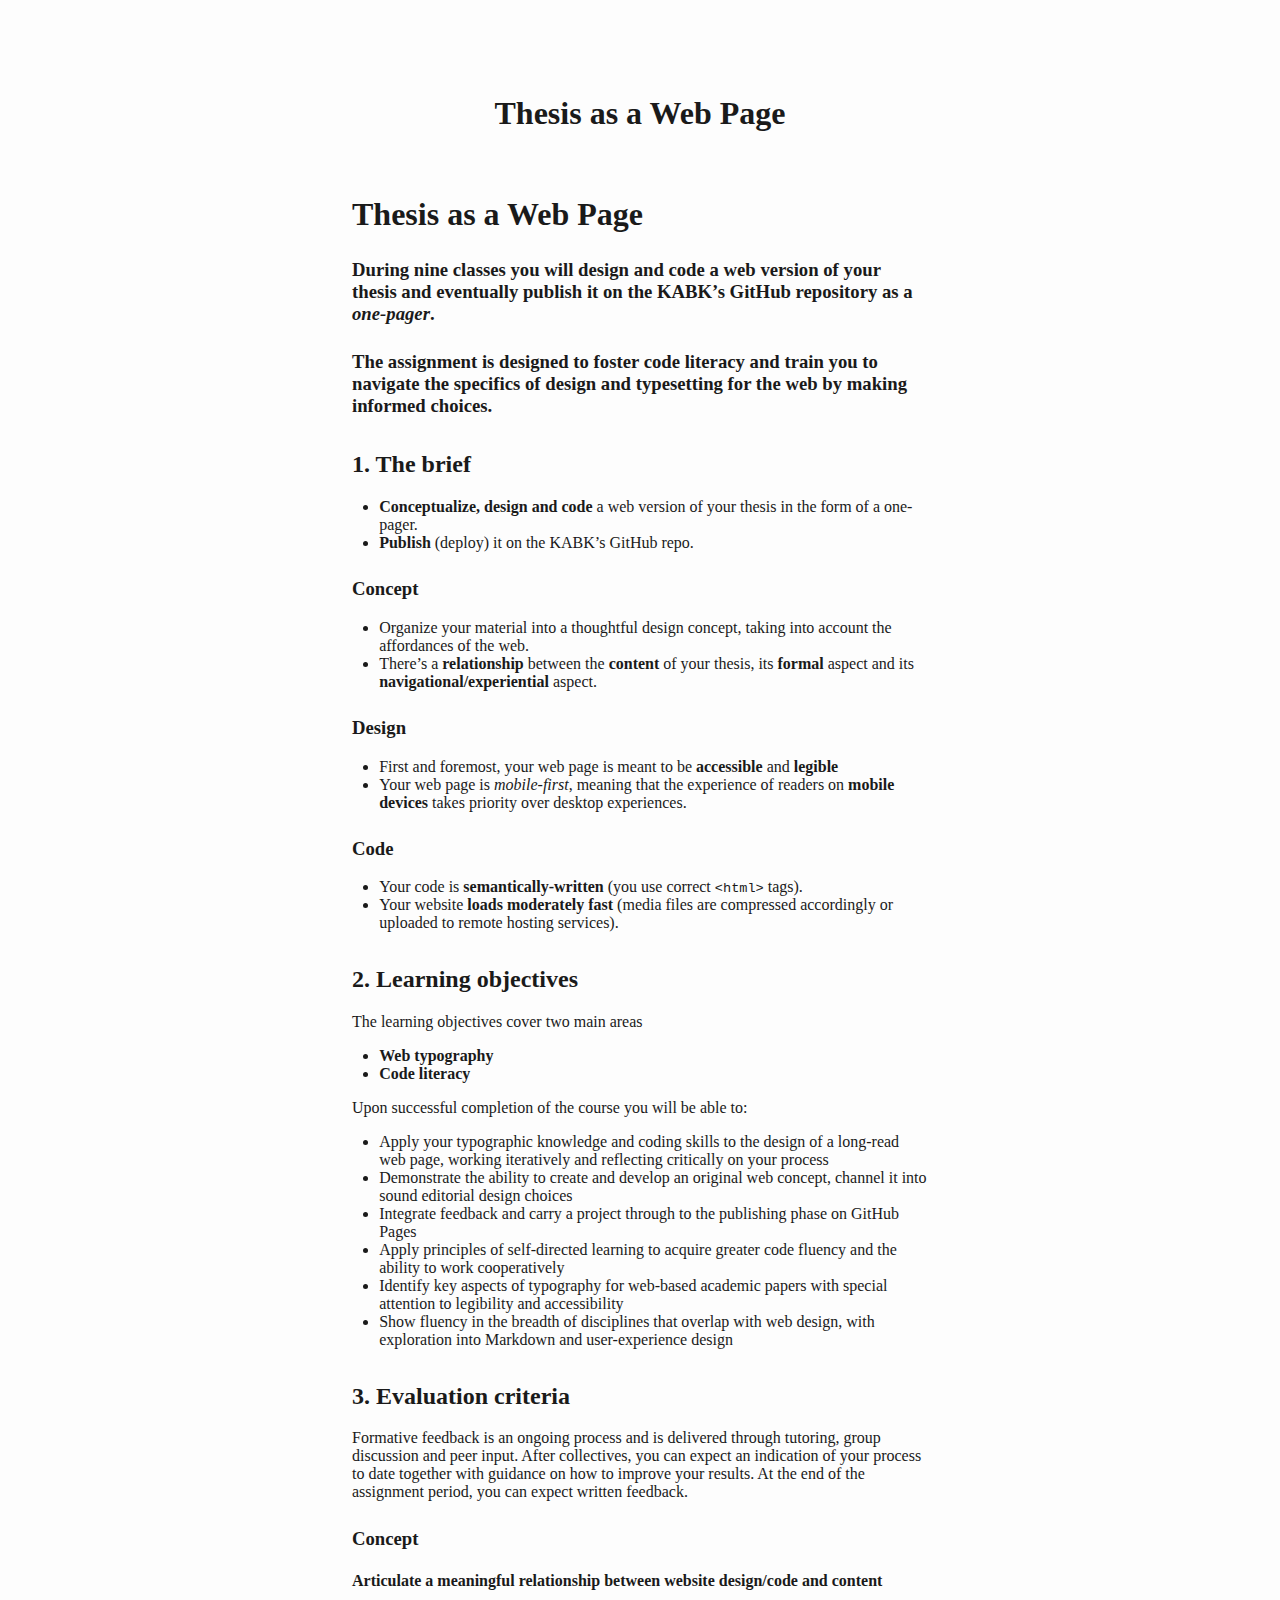
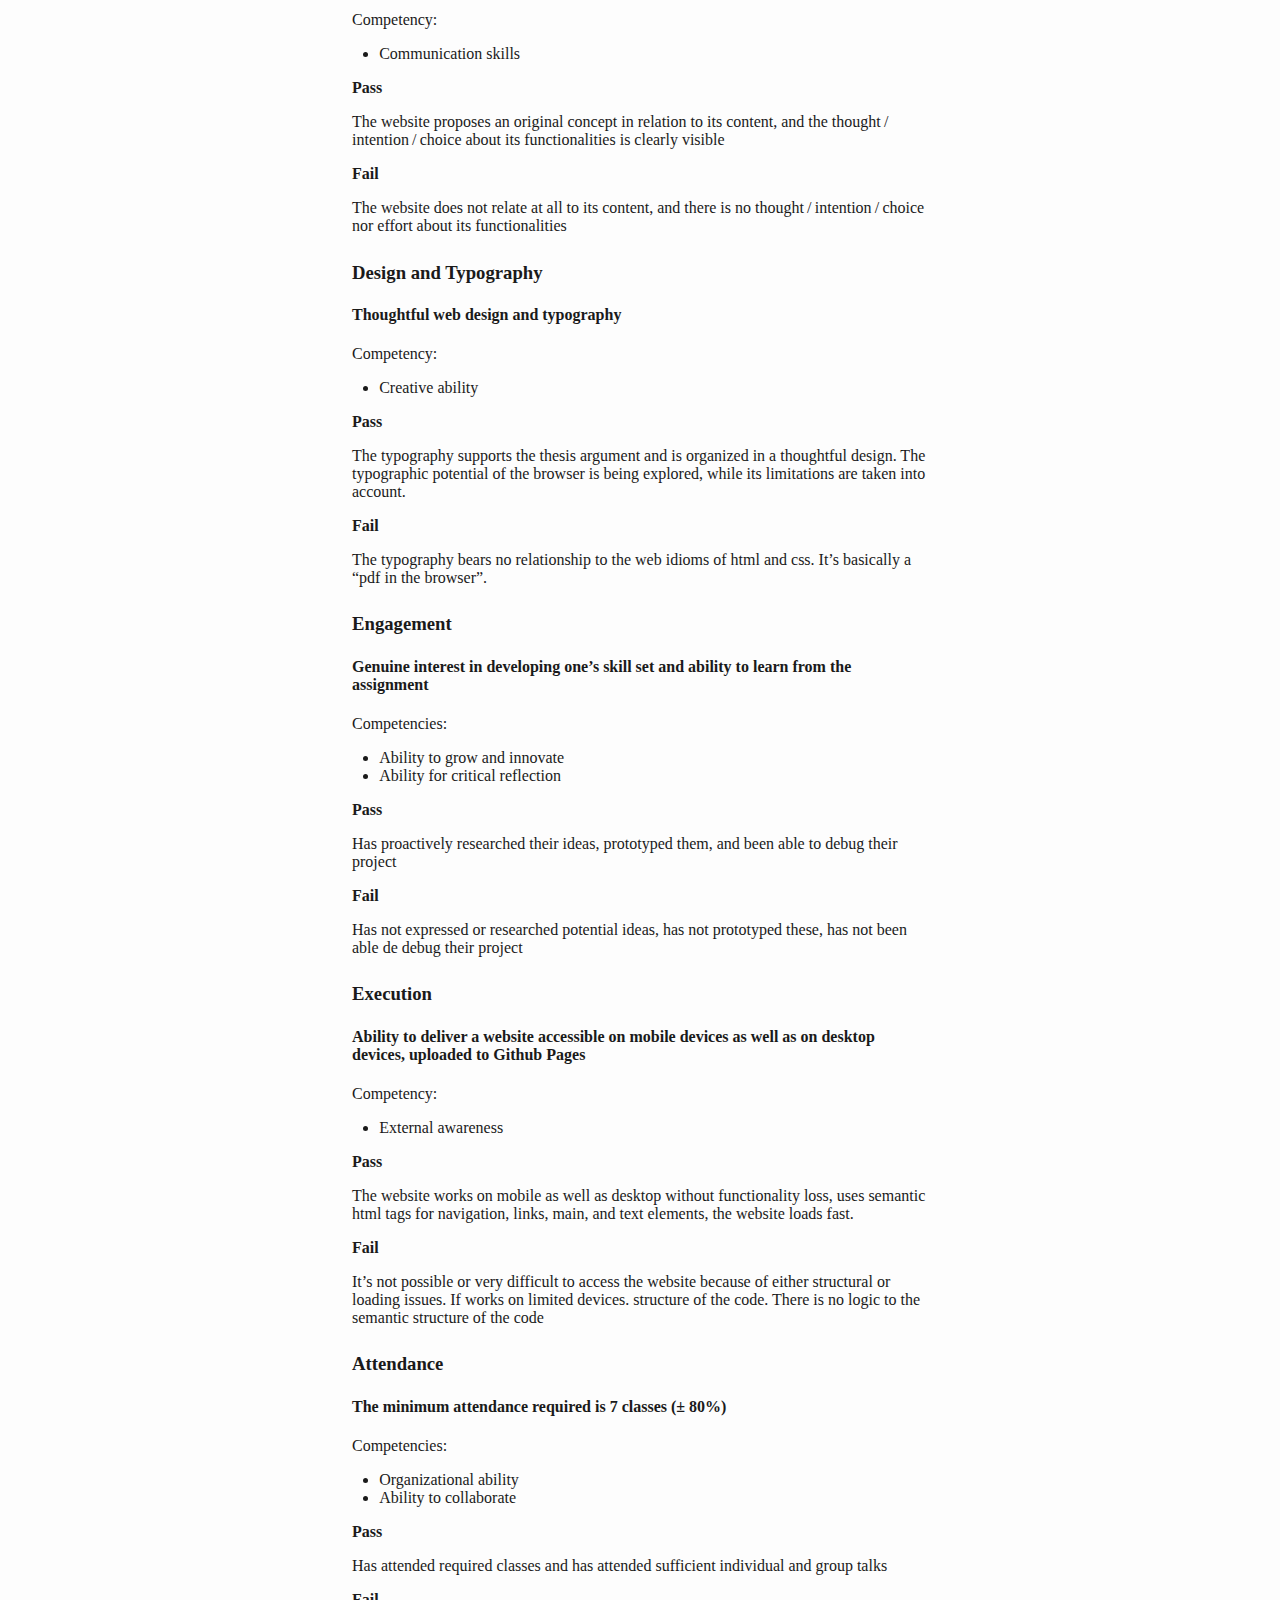
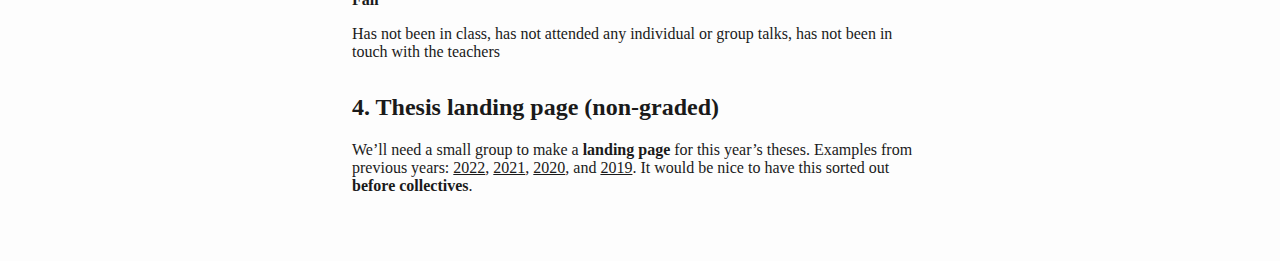
<file: Thesis-As-A-Web-Page.html>
<!DOCTYPE html>
<html xmlns="http://www.w3.org/1999/xhtml" lang="" xml:lang="">
<head>
  <meta charset="utf-8" />
  <meta name="generator" content="pandoc" />
  <meta name="viewport" content="width=device-width, initial-scale=1.0, user-scalable=yes" />
  <title>Thesis as a Web Page</title>
  <style>
    html {
      color: #1a1a1a;
      background-color: #fdfdfd;
    }
    body {
      margin: 0 auto;
      max-width: 36em;
      padding-left: 50px;
      padding-right: 50px;
      padding-top: 50px;
      padding-bottom: 50px;
      hyphens: auto;
      overflow-wrap: break-word;
      text-rendering: optimizeLegibility;
      font-kerning: normal;
    }
    @media (max-width: 600px) {
      body {
        font-size: 0.9em;
        padding: 12px;
      }
      h1 {
        font-size: 1.8em;
      }
    }
    @media print {
      html {
        background-color: white;
      }
      body {
        background-color: transparent;
        color: black;
        font-size: 12pt;
      }
      p, h2, h3 {
        orphans: 3;
        widows: 3;
      }
      h2, h3, h4 {
        page-break-after: avoid;
      }
    }
    p {
      margin: 1em 0;
    }
    a {
      color: #1a1a1a;
    }
    a:visited {
      color: #1a1a1a;
    }
    img {
      max-width: 100%;
    }
    svg {
      height: auto;
      max-width: 100%;
    }
    h1, h2, h3, h4, h5, h6 {
      margin-top: 1.4em;
    }
    h5, h6 {
      font-size: 1em;
      font-style: italic;
    }
    h6 {
      font-weight: normal;
    }
    ol, ul {
      padding-left: 1.7em;
      margin-top: 1em;
    }
    li > ol, li > ul {
      margin-top: 0;
    }
    blockquote {
      margin: 1em 0 1em 1.7em;
      padding-left: 1em;
      border-left: 2px solid #e6e6e6;
      color: #606060;
    }
    code {
      font-family: Menlo, Monaco, Consolas, 'Lucida Console', monospace;
      font-size: 85%;
      margin: 0;
      hyphens: manual;
    }
    pre {
      margin: 1em 0;
      overflow: auto;
    }
    pre code {
      padding: 0;
      overflow: visible;
      overflow-wrap: normal;
    }
    .sourceCode {
     background-color: transparent;
     overflow: visible;
    }
    hr {
      background-color: #1a1a1a;
      border: none;
      height: 1px;
      margin: 1em 0;
    }
    table {
      margin: 1em 0;
      border-collapse: collapse;
      width: 100%;
      overflow-x: auto;
      display: block;
      font-variant-numeric: lining-nums tabular-nums;
    }
    table caption {
      margin-bottom: 0.75em;
    }
    tbody {
      margin-top: 0.5em;
      border-top: 1px solid #1a1a1a;
      border-bottom: 1px solid #1a1a1a;
    }
    th {
      border-top: 1px solid #1a1a1a;
      padding: 0.25em 0.5em 0.25em 0.5em;
    }
    td {
      padding: 0.125em 0.5em 0.25em 0.5em;
    }
    header {
      margin-bottom: 4em;
      text-align: center;
    }
    #TOC li {
      list-style: none;
    }
    #TOC ul {
      padding-left: 1.3em;
    }
    #TOC > ul {
      padding-left: 0;
    }
    #TOC a:not(:hover) {
      text-decoration: none;
    }
    code{white-space: pre-wrap;}
    span.smallcaps{font-variant: small-caps;}
    div.columns{display: flex; gap: min(4vw, 1.5em);}
    div.column{flex: auto; overflow-x: auto;}
    div.hanging-indent{margin-left: 1.5em; text-indent: -1.5em;}
    /* The extra [class] is a hack that increases specificity enough to
       override a similar rule in reveal.js */
    ul.task-list[class]{list-style: none;}
    ul.task-list li input[type="checkbox"] {
      font-size: inherit;
      width: 0.8em;
      margin: 0 0.8em 0.2em -1.6em;
      vertical-align: middle;
    }
    .display.math{display: block; text-align: center; margin: 0.5rem auto;}
  </style>
  <!--[if lt IE 9]>
    <script src="//cdnjs.cloudflare.com/ajax/libs/html5shiv/3.7.3/html5shiv-printshiv.min.js"></script>
  <![endif]-->
</head>
<body>
<header id="title-block-header">
<h1 class="title">Thesis as a Web Page</h1>
</header>
<h1 id="thesis-as-a-web-page">Thesis as a Web Page</h1>
<h3
id="during-nine-classes-you-will-design-and-code-a-web-version-of-your-thesis-and-eventually-publish-it-on-the-kabks-github-repository-as-a-one-pager.">During
nine classes you will design and code a web version of your thesis and
eventually publish it on the KABK’s GitHub repository as a
<em>one-pager</em>.</h3>
<h3
id="the-assignment-is-designed-to-foster-code-literacy-and-train-you-to-navigate-the-specifics-of-design-and-typesetting-for-the-web-by-making-informed-choices.">The
assignment is designed to foster code literacy and train you to navigate
the specifics of design and typesetting for the web by making informed
choices.</h3>
<h2 id="the-brief">1. The brief</h2>
<ul class="incremental">
<li><strong>Conceptualize, design and code</strong> a web version of
your thesis in the form of a one-pager.</li>
<li><strong>Publish</strong> (deploy) it on the KABK’s GitHub repo.</li>
</ul>
<h3 id="concept">Concept</h3>
<ul class="incremental">
<li>Organize your material into a thoughtful design concept, taking into
account the affordances of the web.</li>
<li>There’s a <strong>relationship</strong> between the
<strong>content</strong> of your thesis, its <strong>formal</strong>
aspect and its <strong>navigational/experiential</strong> aspect.</li>
</ul>
<h3 id="design">Design</h3>
<ul class="incremental">
<li>First and foremost, your web page is meant to be
<strong>accessible</strong> and <strong>legible</strong></li>
<li>Your web page is <em>mobile-first</em>, meaning that the experience
of readers on <strong>mobile devices</strong> takes priority over
desktop experiences.</li>
</ul>
<h3 id="code">Code</h3>
<ul class="incremental">
<li>Your code is <strong>semantically-written</strong> (you use correct
<code>&lt;html&gt;</code> tags).</li>
<li>Your website <strong>loads moderately fast</strong> (media files are
compressed accordingly or uploaded to remote hosting services).</li>
</ul>
<h2 id="learning-objectives">2. Learning objectives</h2>
<p>The learning objectives cover two main areas</p>
<ul class="incremental">
<li><strong>Web typography</strong></li>
<li><strong>Code literacy</strong></li>
</ul>
<p>Upon successful completion of the course you will be able to:</p>
<ul class="incremental">
<li>Apply your typographic knowledge and coding skills to the design of
a long-read web page, working iteratively and reflecting critically on
your process</li>
<li>Demonstrate the ability to create and develop an original web
concept, channel it into sound editorial design choices</li>
<li>Integrate feedback and carry a project through to the publishing
phase on GitHub Pages</li>
<li>Apply principles of self-directed learning to acquire greater code
fluency and the ability to work cooperatively</li>
<li>Identify key aspects of typography for web-based academic papers
with special attention to legibility and accessibility</li>
<li>Show fluency in the breadth of disciplines that overlap with web
design, with exploration into Markdown and user-experience design</li>
</ul>
<h2 id="evaluation-criteria">3. Evaluation criteria</h2>
<p>Formative feedback is an ongoing process and is delivered through
tutoring, group discussion and peer input. After collectives, you can
expect an indication of your process to date together with guidance on
how to improve your results. At the end of the assignment period, you
can expect written feedback.</p>
<h3 id="concept-1">Concept</h3>
<h4
id="articulate-a-meaningful-relationship-between-website-designcode-and-content">Articulate
a meaningful relationship between website design/code and content</h4>
<p>Competency:</p>
<ul class="incremental">
<li>Communication skills</li>
</ul>
<p><strong>Pass</strong></p>
<p>The website proposes an original concept in relation to its content,
and the thought / intention / choice about its functionalities is
clearly visible</p>
<p><strong>Fail</strong></p>
<p>The website does not relate at all to its content, and there is no
thought / intention / choice nor effort about its functionalities</p>
<h3 id="design-and-typography">Design and Typography</h3>
<h4 id="thoughtful-web-design-and-typography">Thoughtful web design and
typography</h4>
<p>Competency:</p>
<ul class="incremental">
<li>Creative ability</li>
</ul>
<p><strong>Pass</strong></p>
<p>The typography supports the thesis argument and is organized in a
thoughtful design. The typographic potential of the browser is being
explored, while its limitations are taken into account.</p>
<p><strong>Fail</strong></p>
<p>The typography bears no relationship to the web idioms of html and
css. It’s basically a “pdf in the browser”.</p>
<h3 id="engagement">Engagement</h3>
<h4
id="genuine-interest-in-developing-ones-skill-set-and-ability-to-learn-from-the-assignment">Genuine
interest in developing one’s skill set and ability to learn from the
assignment</h4>
<p>Competencies:</p>
<ul class="incremental">
<li>Ability to grow and innovate</li>
<li>Ability for critical reflection</li>
</ul>
<p><strong>Pass</strong></p>
<p>Has proactively researched their ideas, prototyped them, and been
able to debug their project</p>
<p><strong>Fail</strong></p>
<p>Has not expressed or researched potential ideas, has not prototyped
these, has not been able de debug their project</p>
<h3 id="execution">Execution</h3>
<h4
id="ability-to-deliver-a-website-accessible-on-mobile-devices-as-well-as-on-desktop-devices-uploaded-to-github-pages">Ability
to deliver a website accessible on mobile devices as well as on desktop
devices, uploaded to Github Pages</h4>
<p>Competency:</p>
<ul class="incremental">
<li>External awareness</li>
</ul>
<p><strong>Pass</strong></p>
<p>The website works on mobile as well as desktop without functionality
loss, uses semantic html tags for navigation, links, main, and text
elements, the website loads fast.</p>
<p><strong>Fail</strong></p>
<p>It’s not possible or very difficult to access the website because of
either structural or loading issues. If works on limited devices.
structure of the code. There is no logic to the semantic structure of
the code</p>
<h3 id="attendance">Attendance</h3>
<h4 id="the-minimum-attendance-required-is-7-classes-80">The minimum
attendance required is 7 classes (± 80%)</h4>
<p>Competencies:</p>
<ul class="incremental">
<li>Organizational ability</li>
<li>Ability to collaborate</li>
</ul>
<p><strong>Pass</strong></p>
<p>Has attended required classes and has attended sufficient individual
and group talks</p>
<p><strong>Fail</strong></p>
<p>Has not been in class, has not attended any individual or group
talks, has not been in touch with the teachers</p>
<h2 id="thesis-landing-page-non-graded">4. Thesis landing page
(non-graded)</h2>
<p>We’ll need a small group to make a <strong>landing page</strong> for
this year’s theses. Examples from previous years: <a
href="https://kabk.github.io/go-theses-22/">2022</a>, <a
href="https://kabk.github.io/go-theses-21/">2021</a>, <a
href="https://kabk.github.io/go-theses-20/">2020</a>, and <a
href="https://kabk.github.io/go-theses-19/">2019</a>. It would be nice
to have this sorted out <strong>before collectives</strong>.</p>
</body>
</html>
</file>
<file: assets/css/style.css>
@charset "UTF-8";

@font-face {
    font-family: 'Keroine';
    src: url('../fonts/Keroine/KeroinePRO-DouxExtreme.otf');
    font-weight: normal;
    font-style: normal;
    font-display: block;
}

@font-face {
  font-family: 'Nameless';
  src: url('../fonts/Nameless/Nameless-Regular.otf');
  font-weight: normal;
  font-style: normal;
  font-display: block;
}

@font-face {
  font-family: 'Compagnon';
  src: url('../fonts/Compagnon/Compagnon-Bold.otf');
  font-weight: normal;
  font-style: normal;
  font-display: block;
}

@font-face {
    font-family: 'Keroine';
    src: url('../fonts/Keroine/KeroinePRO2023-IntenseLegere.otf');
    font-weight: normal;
    font-style: italic;
    font-display: block;
}

:root {
  --color-background: rgb(255, 255, 255, .96);
  --color-text: rgb(84, 8, 8);
  --color-text-link: rgb(182, 36, 36);
  --color-text-link-hover: rgb(248, 0, 0);
  --color-spirit:rgb(94, 136, 144);
  font-family: 'Keroine';
  --margin: 0;
}

html {
  font: var(--font-size) var(--font-family);
  color: var(--color-text);
  background-color: var(--color-background);
}

body {
  position:relative;
  background-color: var(--color-background);
  color: var(--color-text);
  width:100%;
  height:auto;
  overflow-y:auto;
  counter-reset: sidenote-counter;

}

a {
  color: var(--color-text-link);
  text-decoration: none;
}

a:hover {
  color: var(--color-text-link-hover);
}

header {
  box-shadow: rgb(255, 255, 255) 0px 0px 1rem 1rem;
  background-color: rgb(255, 255, 255);
  padding: 1rem 0 0 0;
  width: 100%;
  height: 1rem;
  position: fixed;
  top: 0;
  left: 0;
  z-index: 15;
}

.burger-menu{
  display: none;
}

main{
  flex-direction: column;
  flex-wrap: wrap;
  padding-left: 25%;
  padding-right: 25%;
  box-sizing: content-box;
}

p{
  font-size: 1.4rem;
  text-align: justify;
  text-justify: inter-word;
  /* word-break: break-all; */
  /* hyphens: auto;
  -ms-hyphens: auto;
  -moz-hyphens: auto;
  hyphenate-character: '-'; */
}

p > .sidenote-wrapper {
  text-indent: 0;
}

#name, #footer{
  text-align: right;
  font-size: 1rem;
  margin-right: 3%;
  color: var(--color-text-link); 
}

#name {
  text-transform: uppercase;
}

h1 {
  color: var(--color-text-captions);
  z-index: 1;
  font-size: 13vw;
  text-align: center;
  padding-left: 3rem;
  padding-right: 3rem;
  /* padding-top: -5%; */
  font-weight: normal;
  letter-spacing: -0.2rem;
  text-transform: uppercase;
  line-height: 95%;
}

/* .landingpage {
  position: relative;
  width: 100vw;
  margin-top: 0%;
  position: absolute;
}

.landingpage_mobile{
  display: block;
} */


h2{
  color: var(--color-text-link-hover);
  font-size: 7rem;
  text-align: center;
  padding-left:3rem;
  padding-right:3rem;
  font-weight: normal;
  font-style: italic;
  text-decoration: underline 0.125rem;
}

h3{
  font-size: 2.6rem;  
  font-weight: normal;
  text-align: left;
  color: var(--color-text-captions);
  margin:0;
  padding-top:3rem;
  padding-bottom:1rem;
  /* font-family: 'Nameless' */
}

h4 {
  font-family: 'Compagnon';
  font-size: 1.2rem;
  text-align: center;
  padding-left:3rem;
  padding-right:3rem;
  font-weight: normal;
  /* font-style: italic;  */
}

h4 span {
  text-align: center;
  color: var(--color-text) !important;
  padding-left:0.5rem;
  padding-right:0.5rem;
  padding-top: 0.25rem;
  padding-bottom: 0.25rem;
  background-color: var(--color-text);
}

h4 span:hover {
  background-color: transparent;
}

.spirit{
  font-family: 'Compagnon';
  font-size: 1.2rem;
  padding-left:0.5rem;
  padding-right:0.5rem;
  padding-top: 0.1rem;
  padding-bottom: 0.1rem;
  font-weight: normal;
  color: var(--color-text);
  background-color: var(--color-text);
}

.spirit:hover {
  background-color: transparent;
}

h5{
  font-size: 1.4rem;
  font-weight: normal;
  /* color: var(--color-text-link); */

  /* text-align: right; */
  
}

.main-header {
  position: fixed;
  top: -1vw;
  z-index: -1;
}
.thesis {
  /* position: relative; */
  margin-top: 100vh;
  padding-top: 0.025rem;
  box-shadow: rgb(255, 255, 255) 0px 0px 1rem 1rem;
  /* z-index: +1; */
}
.chapter-header{
  display: block;
  text-transform: uppercase;
  padding: 0;
  z-index: 80;
  line-height: 20px;
  margin-left: -47%;
}

.lines{
  border: none; 
  height: 1px;
  background-color: var(--color-text-link-hover);
  margin: 20px 0; 
  
}

#chp-head-0,#chp-head-1, #chp-head-2,#chp-head-3,#chp-head-4,#chp-head-5,#chp-head-6,#chp-head-7 {
  position: sticky;}

#chp-head-0{
  top: 1.5rem;}
#chp-head-1 {
  top: 3.5rem;}
#chp-head-2 {
  top: 5.5rem;}
#chp-head-3 {
  top: 7.5rem;}
#chp-head-4 {
  top: 9.5rem;}
#chp-head-5 {
  top: 11.5rem;}
#chp-head-6 {
  top: 13.5rem;}
#chp-head-7{
  top: 15.5rem;}

.mobile-only-text {
  display: none; 
}

/* footnotes */

.sidenote,
.marginnote {
    float: right;
    clear: right;
    margin-right: -35%;
    width: 40%;
    margin-bottom: 0;
    margin-left: 0.3rem;
    font-size: 1rem;
    line-height: 1.3;
    padding-left: 1.5rem;
    vertical-align: baseline;
    position: relative;
    text-align: left;
    border: 0.5rem solid transparent;
    padding-top: 1rem;
  }

.sidenote-number {
  counter-increment: sidenote-counter;
}

.sidenote-number:after,
.sidenote:before {
  position: relative;
  vertical-align: baseline;
}

.sidenote-number:after {
  content: counter(sidenote-counter);
  font-size: 1rem;
  top: -0.5rem;
  left: 0.1rem;
}

.sidenote:before {
  content: counter(sidenote-counter) " ";
  /* font-size: 1rem; */
  top: -0.5rem;
}

input.margin-toggle {
  display: none;
}


label.margin-toggle:not(.sidenote-number) {
  display: none;
}

#chapter-7{
  color: var(--color-text-link);
}

.bibliography-text > p:not(b > p){
  color: var(--color-text-link);
  font-size: 1rem;
  text-align: left;
}

.bibliography-text > p:hover:not(b > p) {
  color: var(--color-text-link-hover);
}

.bibliography-text > p {
  overflow-wrap: break-word;
  word-wrap: break-word;

  -ms-word-break: break-all;
  /* This is the dangerous one in WebKit, as it breaks things wherever */
  word-break: break-all;
  /* Instead use this non-standard one: */
  word-break: break-word;

  /* Adds a hyphen where the word breaks, if supported (No Blink) */
  -ms-hyphens: auto;
  -moz-hyphens: auto;
  -webkit-hyphens: auto;
  hyphens: auto;
}
.bibliography-text > p:last-child {
  margin-bottom: 0;
  padding-bottom: 1em;
}
span {
  color: var(--color-text-link-hover);
}

.caption {
  width: 19vW;
  float: left;
  margin-left: -32%;
  margin-top: -3vH;
  margin-bottom: -1rem;
  position: relative;
  font-size:1rem;
  text-align: justify;
  color: #ef2a30;
  hyphens: auto;
  line-height: 130%;
  padding: 2vW;
  text-align: right;
}

/* .term {
  color: #ef2a30;
} */

.caption img {
  width: 19vW;
  margin-bottom:1vH;
}


/* PAGE STYLES */

/* page structure */

div.page-wrapper {
  /* the element that 'wraps' everything */
  padding: var(--margin);
}


/* UTILITY CLASSES */

/* hide desktop mobile etc */

.desktop-only {
  display: block;
}

.mobile-only {
  display: none;
}

.your-selector-for-margin {
  margin-left: 2%; 
  margin-right: 2%;
}







/* WEBSITE MEDIA QUERIES */

/* styles for 'mobile', screen sizes up to 779px, should covers 'mobile' and 'tablet' */
/* style this one first and then use the subsequent ones in a cascading way (from general to specific) */

@media (max-width: 779px) {

  main {
    padding-left: 5%; 
    padding-right: 5% !important; 
  }

  .desktop-only{
    display:none;
  }

  .mobile-only{
    display:block;
  }


  #name{
    padding: 5%;
  }

  p {
    /* text-indent:3rem;  */
    font-size: 0.95rem;
    hyphens: auto;
    -ms-hyphens: auto;
    -moz-hyphens: auto;
    hyphenate-character: '-';
  }

  h1 {
    font-size: 5.6rem;
    line-height: 110%;
    padding-left: 0%;
    padding-right: 0%;
  }

  h2 {
    font-size: 2.1rem; 
    /* padding-top: 1rem; */
  }

  h3 {
    font-size: 1.5rem;
    text-align: left;
  }

  h4, h5, .spirit{
    font-size: 0.95rem;
  }


  #name a{
    font-size: 0.95rem;
    color: transparent !important;
  }

  h1,
  h2,
  h3,
  #name
   {
    margin-left: 0;
    margin-right: 0; 
  }

  .sidenote-number:after {
    font-size: 0.7rem;
  }

  label.margin-toggle:not(.sidenote-number) {
    display: inline;
  }

  .bibliography-text > p:not(b > p){
    color: var(--color-text-link);
    font-size: rem;
    text-align: left;
  }

  .sidenote,
  .marginnote {
      display: none;
  }

  .margin-toggle:checked + .sidenote,
  .margin-toggle:checked + .marginnote {
      display: block;
      float: left;
      font-size: 0.9rem;
      clear: both;
      width: 85%;
      margin: 1rem 2.5%;
      position: relative;
  }

  nav{
      display: flex;
      margin-right: 5%;
    }
    
  nav ul {
      list-style: none;
      margin-left: 5%;
      padding: 0;
    }
    
  nav a {
      text-decoration: none;
      margin-left: 0.5rem;
    }

  .chapter-header {
    display: block;
    text-align: right;
    text-transform: uppercase;
    z-index: 50;
    background-color: white;
    margin-left: 35%;
  }

  #chp-head-0, #chp-head-1, #chp-head-2, #chp-head-3, #chp-head-4, #chp-head-5, #chp-head-6, #chp-head-7 {
    display: block;
    top: 0.7rem;
    color: var(--color-text-link);
  }

  .dropdown {
    display: none;
    position: absolute;
    top: 100%;
    left: 0;
    width: 100%;
  }
  
  /* Styling for the dropdown when it's open */
  .dropdown.active {
    display: block;
  }
  
  .dropdown ul {
    list-style: none;
    padding: 0;
    margin: 0;
  }
  
  .dropdown li {
    margin-bottom: 1rem;
  }

  .button {
    display: inline-block;
    padding-left: 0.8rem;
    padding-right: 0.5rem;
    text-decoration: none;
    background-color: white;
    color: var(--color-text-link-hover);
  }
  
  .burger-menu {
    display: flex;
    align-items: center;
    position: relative;
    padding-left: 5%;
    margin-top: -0.3rem;
    z-index: 80;
  }
  
  .burger-icon {
    color: var(--color-text-link);
    text-transform: uppercase; 
  }

  .button {
    display: inline-block;
    padding-left: 0.8rem;
    box-shadow: rgb(255, 255, 255) 0px 0px 1rem 1rem;
    padding-right: 0.5rem;
    text-decoration: none;
    /* background-color: var(--color-text-link-hover);
    color: var(--color-text-link-hover); */
  }

   /* ul{ 
    background-color: aqua;
    z-index: 80;
    width: 50%;
    padding: 1rem;
   } */

  .caption {
    width: 100%;
    float: left;
    clear: left;
    margin-left: 0;
    /* margin-top: 1vH; */
    margin-bottom: 1vH;
    vertical-align: baseline;
    position: relative;
    font-size:0.8rem;
    text-align: left;
    line-height: 120%;
    padding: 0;
    margin-top: auto;
}

  .caption img {
    width: 100%;
  }

  .spirit{
    padding-top: 0.03rem;
    padding-bottom: 0.03rem;
  }


}



/* use this query to apply style changes to smaller smartphones sizes (like an iPhone 5S or SE 2016), max size of 339px */

@media (max-width: 339px) {

  /* your overriding css properties here */

}



/* use this query to apply style changes for 'mobile' screen sizes that are flipped in 'landscape' mode */

@media (max-width: 779px) and (orientation: landscape) {

   /* your overriding css properties here */

}



/* use this query to apply style for 'small' desktop screens */

@media (min-width: 780px) and (max-width: 992px) {

  /* your overriding css properties here */

  main {
    padding-left: 5%; 
    padding-right: 5%; 
  }


  #name{
    padding: 5%; 
  }


  h1 {
    font-size: 10rem; 
    line-height: 100%;
  }

  h2 {
    font-size: 4.5rem; 
  }

  h3 {
    font-size: 3rem;
    text-indent: 0; 
    text-align: left;
  }
  #name{
    font-size: 0.8rem;
    margin-right: -2.6%;
  }

  .sidenote,
  .marginnote {
      float: right;
      clear: right;
      margin-right: 0%;
      width: 30%;
      margin-bottom: 0;
      margin-left: 0.3rem;
      font-size: 1.1rem;
      line-height: 1.3;
      padding-left: 1.5rem;
      vertical-align: baseline;
      position: relative;
      text-align: left;
      border: 0.5rem solid transparent;
      padding-top: 1rem;
    }

  nav{
    display: flex;      
    margin-right: 2%;
  }
    
  nav ul {
      list-style: none;
      margin-left: 2%;
      padding: 0;
    }
    
  nav a {
      text-decoration: none;
      margin-left: 0.5rem;
    }

  .chapter-header {
    display: block;
    text-align: right;
    text-transform: uppercase;
    z-index: 50;
    background-color: white;
    margin-left: 25%;
    margin-right: -3%;
    text-decoration: none;
    list-style: none;
  }

  #chp-head-0, #chp-head-1, #chp-head-2, #chp-head-3, #chp-head-4, #chp-head-5, #chp-head-6, #chp-head-7 {
    display: block;
    top: 0.48rem;
    color: var(--color-text-link-hover);
  }

  .dropdown {
    display: none;
    position: absolute;
    top: 100%;
    left: 0;
    width: 100%;
  }
  
  /* Styling for the dropdown when it's open */
  .dropdown.active {
    display: block;
  }
  
  .dropdown ul {
    list-style: none;
    padding: 0;
    margin: 0;
  }
  
  .dropdown li {
    margin-bottom: 1rem;
  }
  .button {
    display: inline-block;
    padding-left: 0.8rem;
    padding-right: 0.5rem;
    text-decoration: none;
    background-color: white;
    color: var(--color-text-link-hover);
  }
  
  .burger-menu {
    display: flex;
    align-items: center;
    position: relative;
    padding-left: 5%;
    margin-top: -0.3rem;
    z-index: 80;
  }
  
  .burger-icon {
    color: var(--color-text-link);
    text-transform: uppercase; 
    margin-left: -1.4rem;
  }

  .button {
    display: inline-block;
    padding-left: 0.8rem;
    box-shadow: rgb(255, 255, 255) 0px 0px 1rem 1rem;
    padding-right: 0.5rem;
    text-decoration: none;
  }

  /* ul {
    padding-left: 1rem;
  } */


  .caption {
    width: 100%;
    float: left;
    clear: left;
    margin-left: 0;
    margin-bottom: 1vH;
    vertical-align: baseline;
    position: relative;
    font-size:0.8rem;
    text-align: left;
    line-height: 120%;
    padding: 0;
    margin-top: auto;
}

  .caption img {
    width: 100%;
  }



}
</file>
